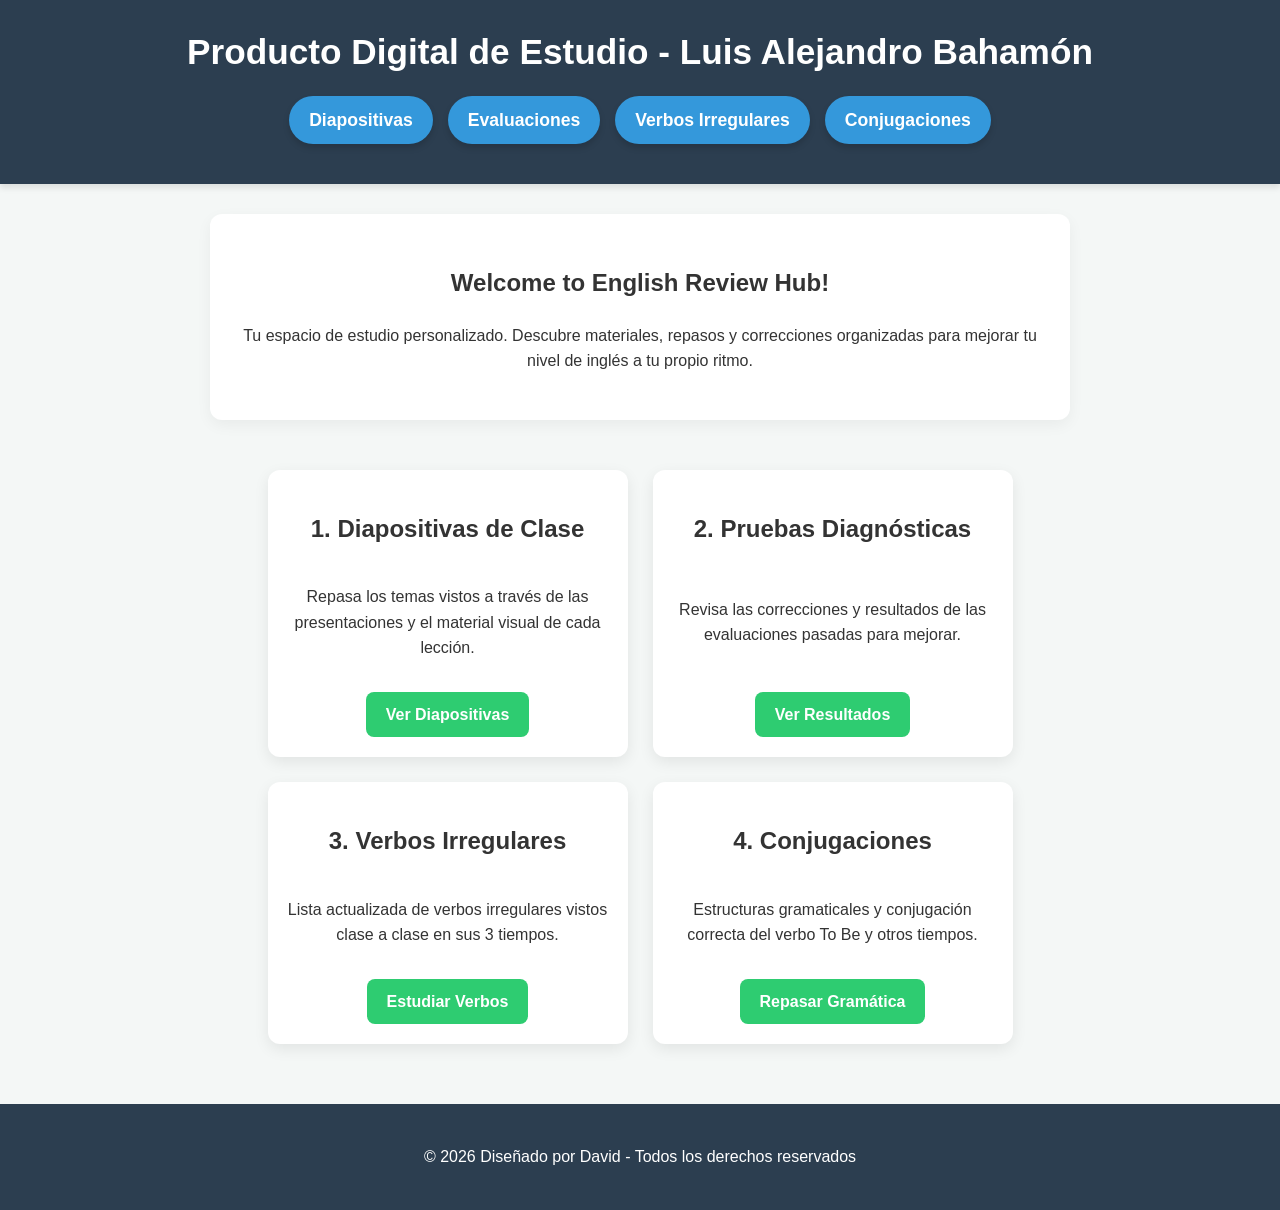
<file: index.html>
<!DOCTYPE html>
<html lang="es">
<head>
    <meta charset="UTF-8">
    <meta name="viewport" content="width=device-width, initial-scale=1.0">
    <meta name="description" content="Plataforma interactiva de repaso de inglés.">
    <title>English Review Hub - Luis Alejandro Bahamón</title>
    <link rel="stylesheet" href="css/Styles.css">
</head>
<body>

    <header>
        <h1>Producto Digital de Estudio - Luis Alejandro Bahamón</h1>
        <nav>
            <ul>
                <li><a href="./pages/diapositivas.html" class="nav-btn">Diapositivas</a></li>
                <li><a href="./pages/evaluaciones.html" class="nav-btn">Evaluaciones</a></li>
                <li><a href="./pages/verbos-irregulares.html" class="nav-btn">Verbos Irregulares</a></li>
                <li><a href="./pages/conjugaciones.html" class="nav-btn">Conjugaciones</a></li>
            </ul>
        </nav>
    </header>

    <main>
        <section class="intro-section">
            <h2>Welcome to English Review Hub!</h2>
            <p>Tu espacio de estudio personalizado. Descubre materiales, repasos y correcciones organizadas para mejorar tu nivel de inglés a tu propio ritmo.</p>
        </section>

        <section class="services-container">

            <div class="service card">
                <h2>1. Diapositivas de Clase</h2>
                <p>Repasa los temas vistos a través de las presentaciones y el material visual de cada lección.</p>
                <a href="./pages/diapositivas.html" class="action-btn">Ver Diapositivas</a>
            </div>

            <div class="service card">
                <h2>2. Pruebas Diagnósticas</h2>
                <p>Revisa las correcciones y resultados de las evaluaciones pasadas para mejorar.</p>
                <a href="./pages/evaluaciones.html" class="action-btn">Ver Resultados</a>
            </div>

            <div class="service card">
                <h2>3. Verbos Irregulares</h2>
                <p>Lista actualizada de verbos irregulares vistos clase a clase en sus 3 tiempos.</p>
                <a href="./pages/verbos-irregulares.html" class="action-btn">Estudiar Verbos</a>
            </div>

            <div class="service card">
                <h2>4. Conjugaciones</h2>
                <p>Estructuras gramaticales y conjugación correcta del verbo To Be y otros tiempos.</p>
                <a href="./pages/conjugaciones.html" class="action-btn">Repasar Gramática</a>
            </div>
        </section>
    </main>

    <footer>
        <p>&copy; 2026 Diseñado por David - Todos los derechos reservados</p>
    </footer>

    <script src="js/Interactivity.js"></script>
</body>
</html>
</file>
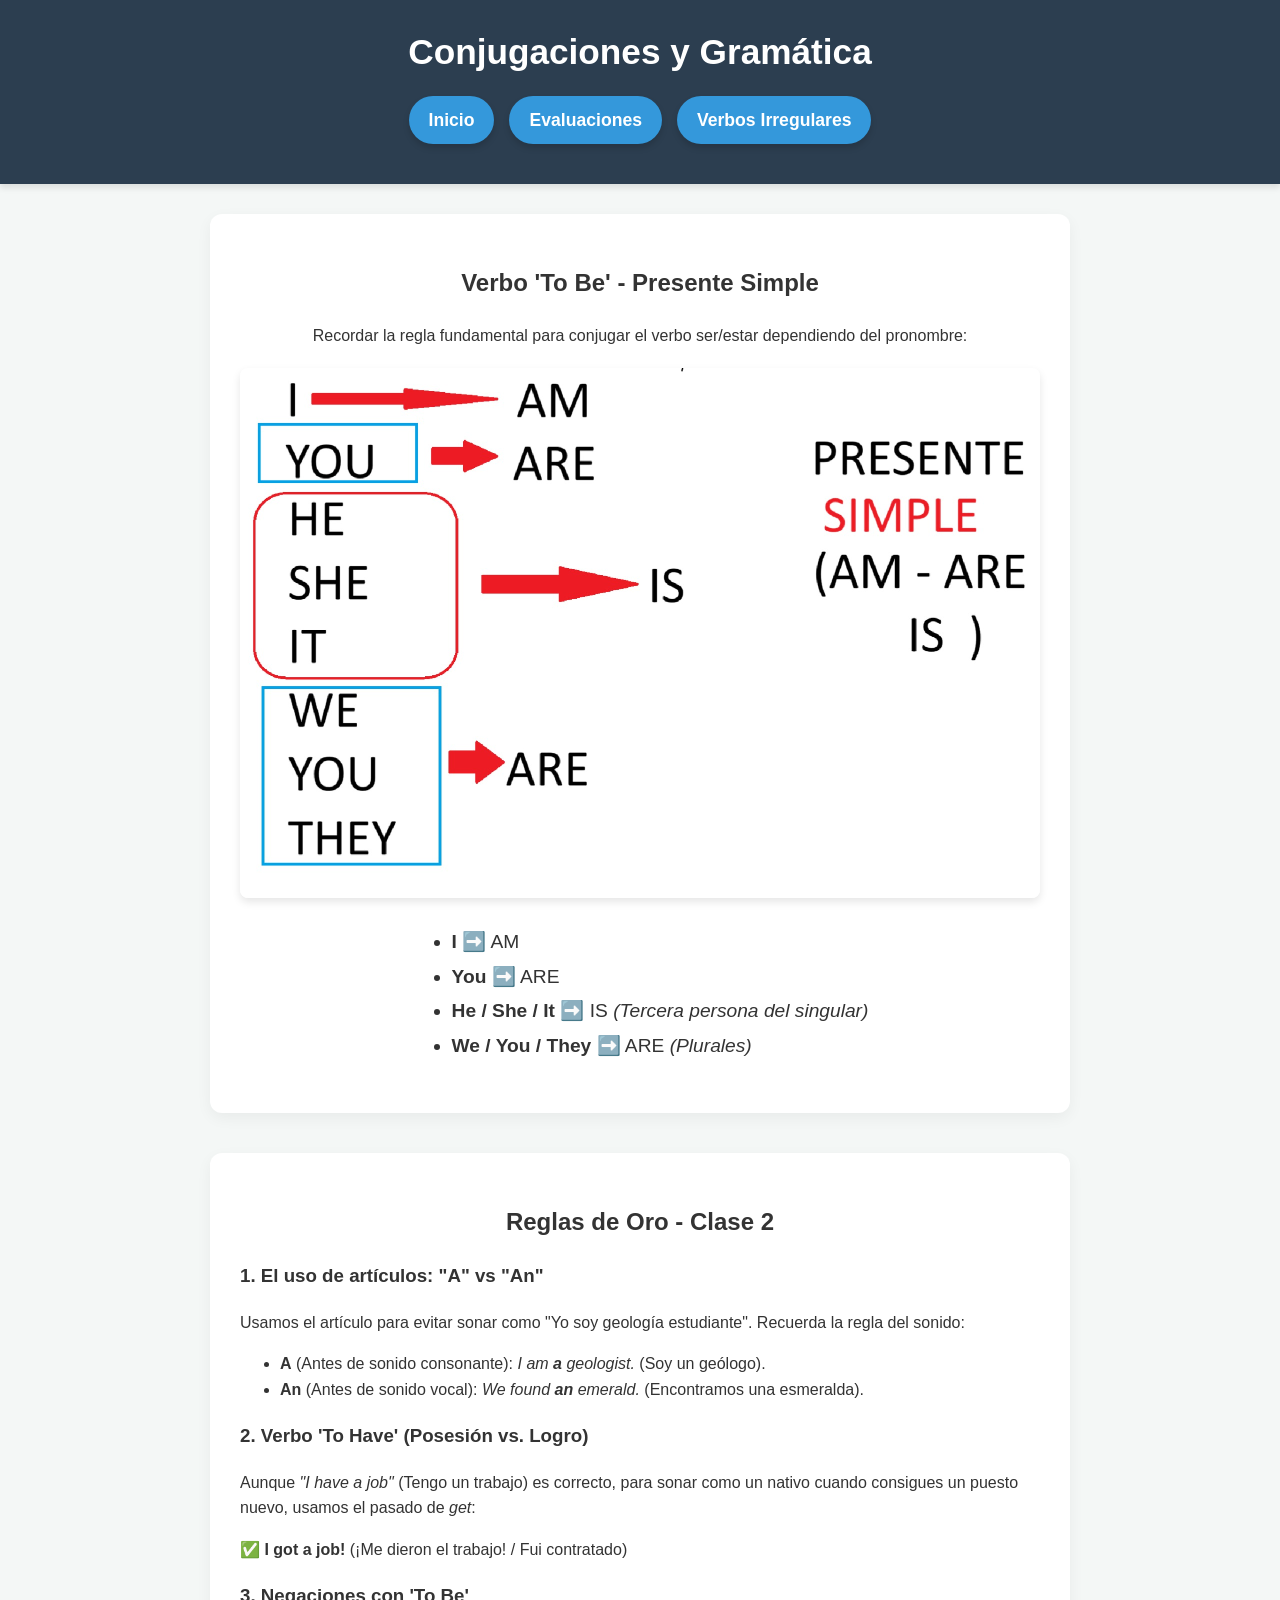
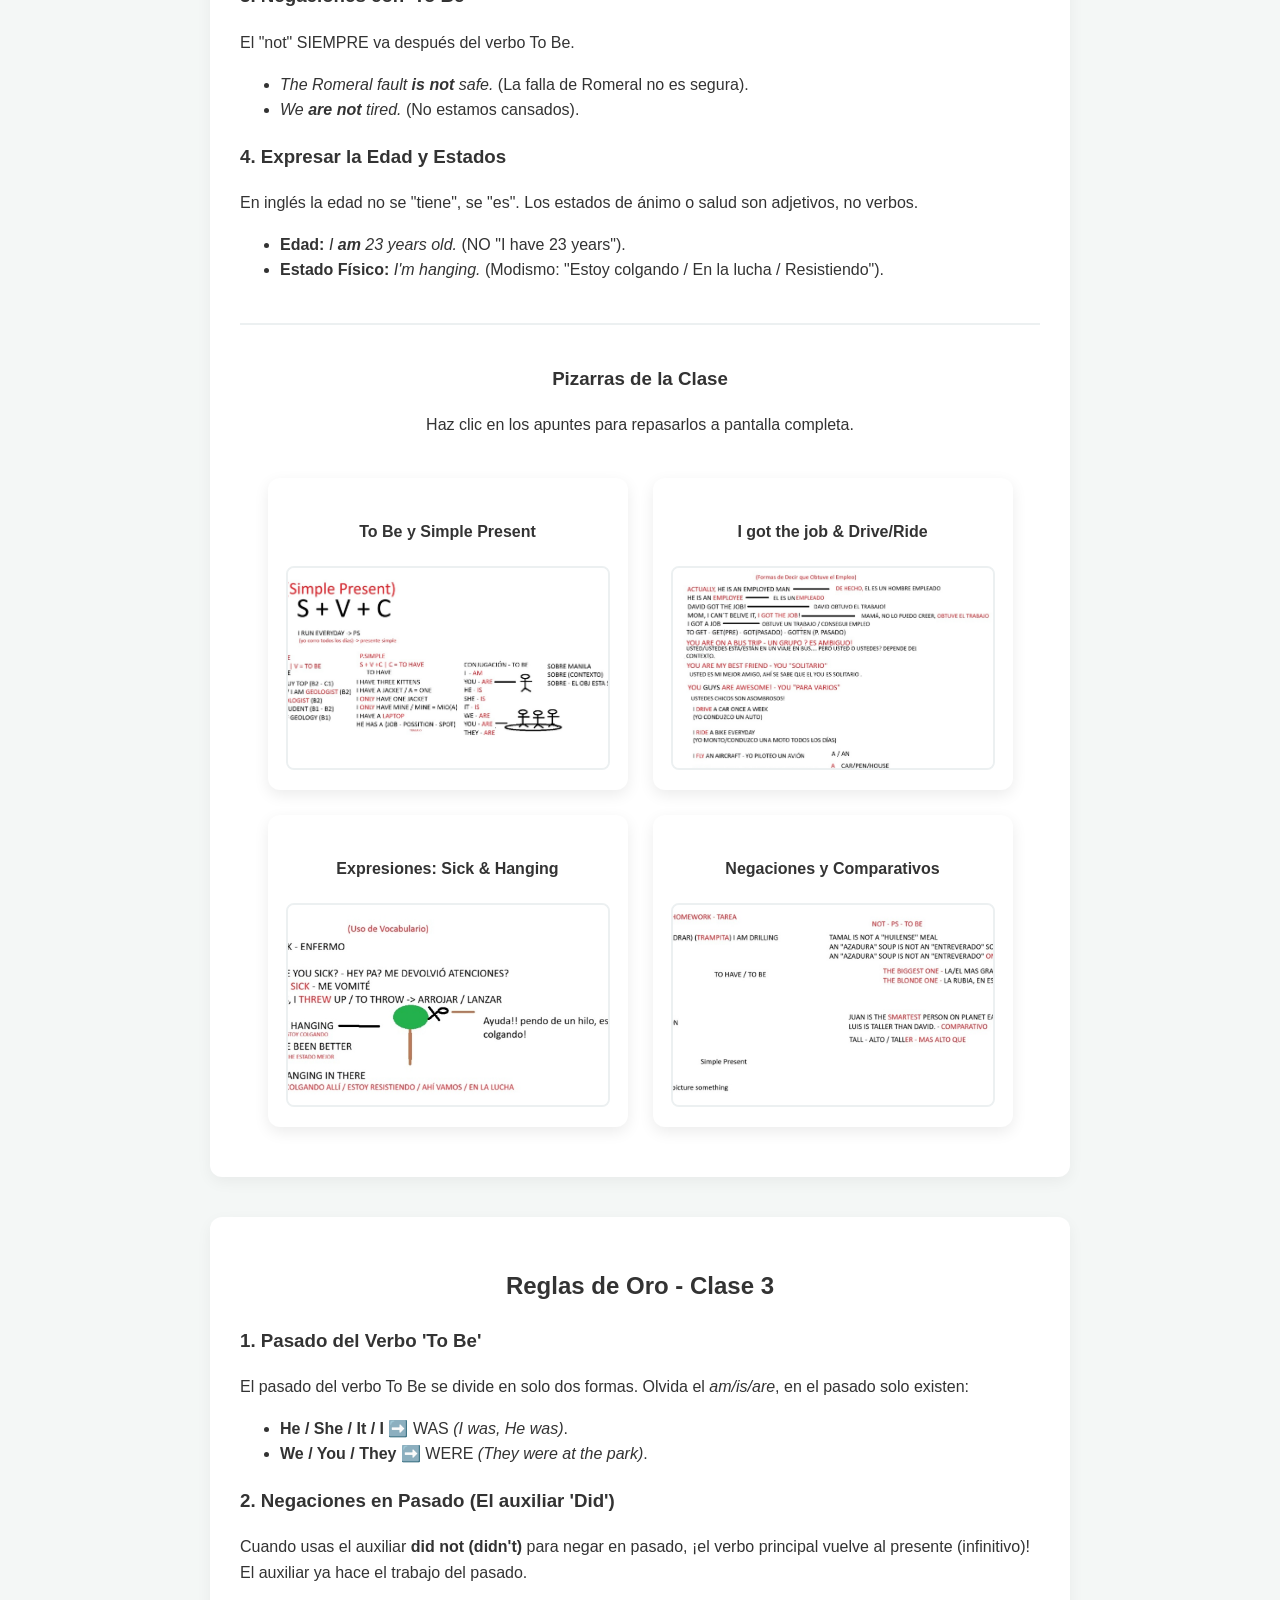
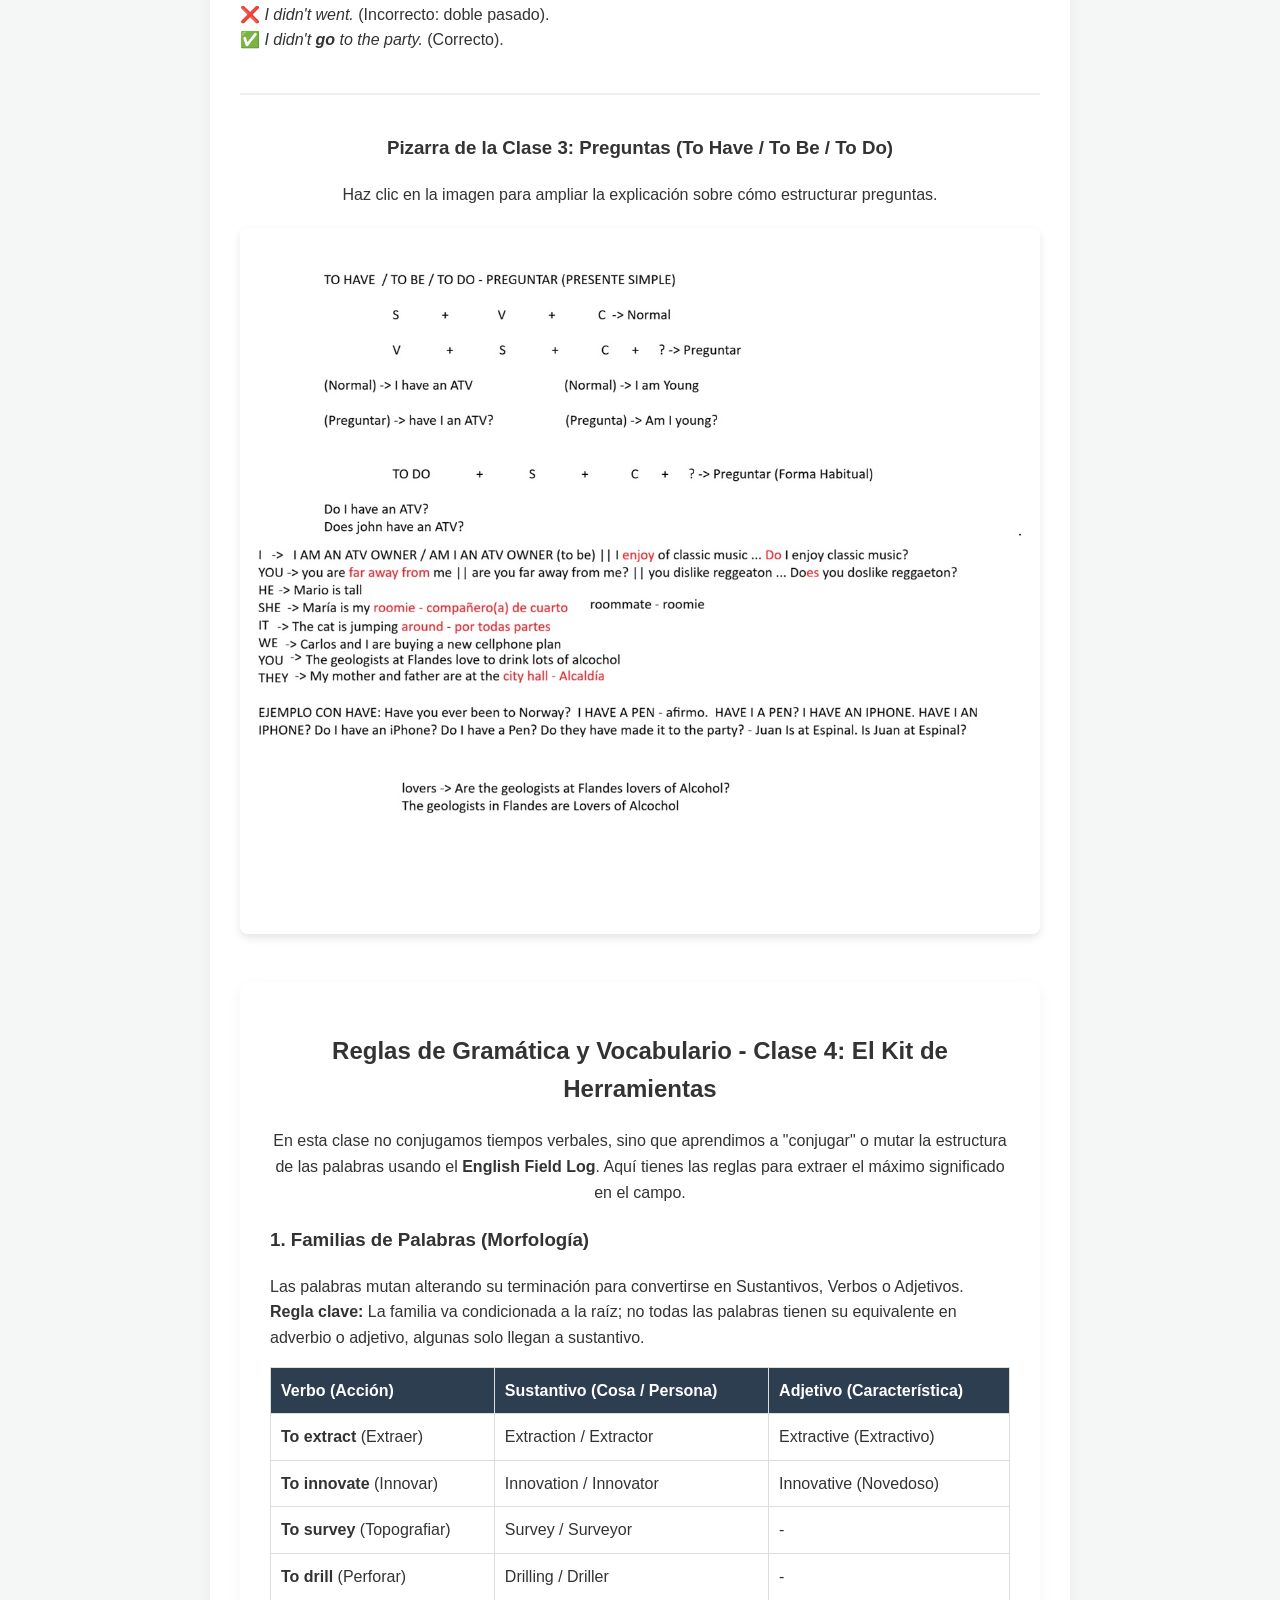
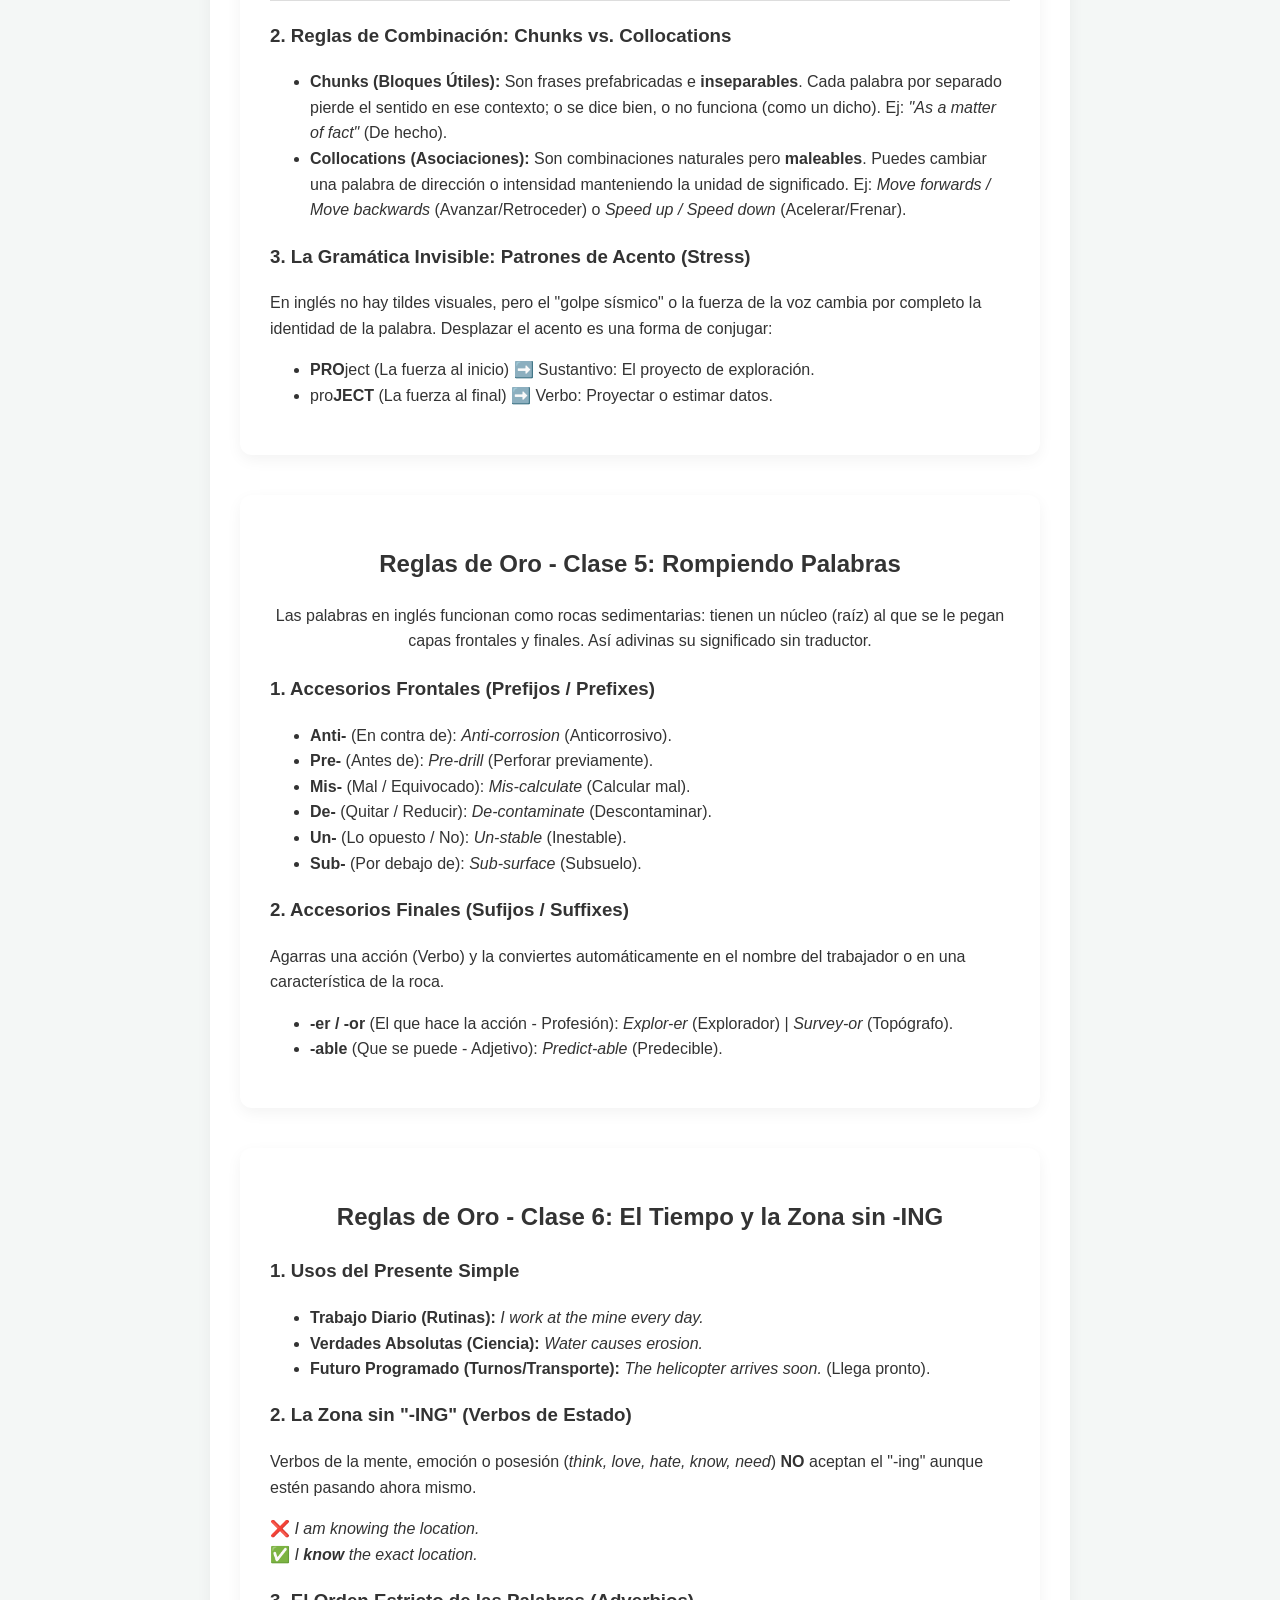
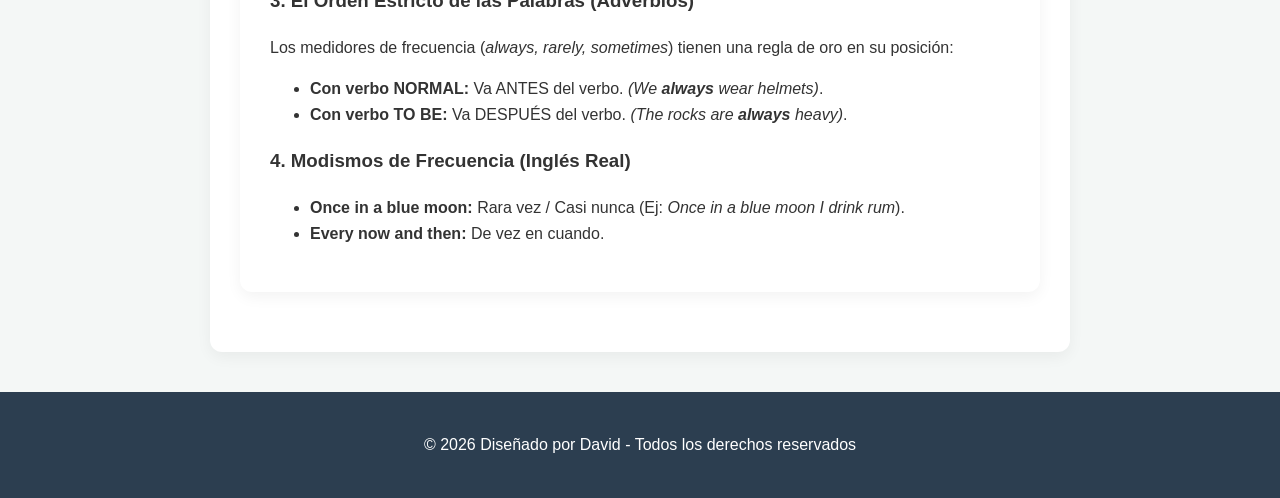
<file: pages/conjugaciones.html>
<!DOCTYPE html>
<html lang="es">
<head>
    <meta charset="UTF-8">
    <meta name="viewport" content="width=device-width, initial-scale=1.0">
    <title>Conjugaciones</title>
    <link rel="stylesheet" href="../css/Styles.css">
</head>
<body>
    <header>
        <h1>Conjugaciones y Gramática</h1>
        <nav>
            <ul>
                <li><a href="../index.html" class="nav-btn">Inicio</a></li>
                <li><a href="evaluaciones.html" class="nav-btn">Evaluaciones</a></li>
                <li><a href="verbos-irregulares.html" class="nav-btn">Verbos Irregulares</a></li>
            </ul>
        </nav>
    </header>

    <main>
        <section class="intro-section">
            <h2>Verbo 'To Be' - Presente Simple</h2>
            <p>Recordar la regla fundamental para conjugar el verbo ser/estar dependiendo del pronombre:</p>
            
            <div style="text-align: center; margin-top: 20px;">
                <img src="../images/to_be_sp.jpeg" alt="Conjugación del verbo To Be" style="max-width: 100%; border-radius: 8px; box-shadow: 0 4px 8px rgba(0,0,0,0.1);">
            </div>
            
            <ul style="margin-top: 20px; font-size: 1.2rem; line-height: 1.8; text-align: left; display: inline-block;">
                <li><strong>I</strong> ➡️ AM</li>
                <li><strong>You</strong> ➡️ ARE</li>
                <li><strong>He / She / It</strong> ➡️ IS <em>(Tercera persona del singular)</em></li>
                <li><strong>We / You / They</strong> ➡️ ARE <em>(Plurales)</em></li>
            </ul>
        </section>

        <section class="intro-section" style="margin-top: 40px;">
            <h2>Reglas de Oro - Clase 2</h2>
            
            <div style="text-align: left; margin-top: 20px;">
                <h3>1. El uso de artículos: "A" vs "An"</h3>
                <p>Usamos el artículo para evitar sonar como "Yo soy geología estudiante". Recuerda la regla del sonido:</p>
                <ul>
                    <li><strong>A</strong> (Antes de sonido consonante): <em>I am <strong>a</strong> geologist.</em> (Soy un geólogo).</li>
                    <li><strong>An</strong> (Antes de sonido vocal): <em>We found <strong>an</strong> emerald.</em> (Encontramos una esmeralda).</li>
                </ul>

                <h3>2. Verbo 'To Have' (Posesión vs. Logro)</h3>
                <p>Aunque <em>"I have a job"</em> (Tengo un trabajo) es correcto, para sonar como un nativo cuando consigues un puesto nuevo, usamos el pasado de <em>get</em>:</p>
                <ul style="list-style: none; padding: 0;">
                    <li>✅ <strong>I got a job!</strong> (¡Me dieron el trabajo! / Fui contratado)</li>
                </ul>

                <h3>3. Negaciones con 'To Be'</h3>
                <p>El "not" SIEMPRE va después del verbo To Be.</p>
                <ul>
                    <li><em>The Romeral fault <strong>is not</strong> safe.</em> (La falla de Romeral no es segura).</li>
                    <li><em>We <strong>are not</strong> tired.</em> (No estamos cansados).</li>
                </ul>

                <h3>4. Expresar la Edad y Estados</h3>
                <p>En inglés la edad no se "tiene", se "es". Los estados de ánimo o salud son adjetivos, no verbos.</p>
                <ul>
                    <li><strong>Edad:</strong> <em>I <strong>am</strong> 23 years old.</em> (NO "I have 23 years").</li>
                    <li><strong>Estado Físico:</strong> <em>I'm hanging.</em> (Modismo: "Estoy colgando / En la lucha / Resistiendo").</li>
                </ul>
            </div>

            <div style="margin-top: 40px; border-top: 2px solid #ecf0f1; padding-top: 20px;">
                <h3 style="text-align: center;">Pizarras de la Clase</h3>
                <p style="text-align: center;">Haz clic en los apuntes para repasarlos a pantalla completa.</p>
                
                <div class="clinics-container" style="margin-top: 20px;">
                    <div class="clinic" style="height: auto;">
                        <h4>To Be y Simple Present</h4>
                        <img src="../images/clase_2_simple_p_y_conjug_to_be.jpg" alt="Estructura del Presente Simple y To Be" class="gallery-img">
                    </div>
                    <div class="clinic" style="height: auto;">
                        <h4>I got the job & Drive/Ride</h4>
                        <img src="../images/clase_2_got_the_job.jpg" alt="Expresiones de empleo y transporte" class="gallery-img">
                    </div>
                    <div class="clinic" style="height: auto;">
                        <h4>Expresiones: Sick & Hanging</h4>
                        <img src="../images/clase_2_hang_in_there.jpg" alt="Modismos para estados físicos" class="gallery-img">
                    </div>
                    <div class="clinic" style="height: auto;">
                        <h4>Negaciones y Comparativos</h4>
                        <img src="../images/clase_2_hw.jpg" alt="Homework y superlativos" class="gallery-img">
                    </div>
                </div>
            </div>

        </section>

        <section class="intro-section" style="margin-top: 40px;">
            <h2>Reglas de Oro - Clase 3</h2>
            
            <div style="text-align: left; margin-top: 20px;">
                <h3>1. Pasado del Verbo 'To Be'</h3>
                <p>El pasado del verbo To Be se divide en solo dos formas. Olvida el <em>am/is/are</em>, en el pasado solo existen:</p>
                <ul>
                    <li><strong>He / She / It / I</strong> ➡️ WAS <em>(I was, He was)</em>.</li>
                    <li><strong>We / You / They</strong> ➡️ WERE <em>(They were at the park)</em>.</li>
                </ul>

                <h3>2. Negaciones en Pasado (El auxiliar 'Did')</h3>
                <p>Cuando usas el auxiliar <strong>did not (didn't)</strong> para negar en pasado, ¡el verbo principal vuelve al presente (infinitivo)! El auxiliar ya hace el trabajo del pasado.</p>
                <ul style="list-style: none; padding: 0;">
                    <li>❌ <em>I didn't went.</em> (Incorrecto: doble pasado).</li>
                    <li>✅ <em>I didn't <strong>go</strong> to the party.</em> (Correcto).</li>
                </ul>
            </div>

            <div style="margin-top: 40px; border-top: 2px solid #ecf0f1; padding-top: 20px;">
                <h3 style="text-align: center;">Pizarra de la Clase 3: Preguntas (To Have / To Be / To Do)</h3>
                <p style="text-align: center;">Haz clic en la imagen para ampliar la explicación sobre cómo estructurar preguntas.</p>
                
                <div style="text-align: center; margin-top: 20px;">
                    <img src="../images/clase_3.jpg" alt="Estructuras de preguntas con To Be, To Have y To Do" class="gallery-img" style="max-width: 100%; border-radius: 8px; box-shadow: 0 4px 8px rgba(0,0,0,0.1); cursor: zoom-in;">
                </div>
            </div>

            <section class="intro-section" style="margin-top: 40px;">
            <h2>Reglas de Gramática y Vocabulario - Clase 4: El Kit de Herramientas</h2>
            <p>En esta clase no conjugamos tiempos verbales, sino que aprendimos a "conjugar" o mutar la estructura de las palabras usando el <strong>English Field Log</strong>. Aquí tienes las reglas para extraer el máximo significado en el campo.</p>
            
            <div style="text-align: left; margin-top: 20px;">
                <h3>1. Familias de Palabras (Morfología)</h3>
                <p>Las palabras mutan alterando su terminación para convertirse en Sustantivos, Verbos o Adjetivos. <strong>Regla clave:</strong> La familia va condicionada a la raíz; no todas las palabras tienen su equivalente en adverbio o adjetivo, algunas solo llegan a sustantivo.</p>
                
                <table class="verbs-table" style="margin-top: 15px; margin-bottom: 20px; width: 100%; border-collapse: collapse;">
                    <thead>
                        <tr style="background-color: #2c3e50; color: white;">
                            <th style="padding: 10px; border: 1px solid #ddd;">Verbo (Acción)</th>
                            <th style="padding: 10px; border: 1px solid #ddd;">Sustantivo (Cosa / Persona)</th>
                            <th style="padding: 10px; border: 1px solid #ddd;">Adjetivo (Característica)</th>
                        </tr>
                    </thead>
                    <tbody>
                        <tr>
                            <td style="padding: 10px; border: 1px solid #ddd;"><strong>To extract</strong> (Extraer)</td>
                            <td style="padding: 10px; border: 1px solid #ddd;">Extraction / Extractor</td>
                            <td style="padding: 10px; border: 1px solid #ddd;">Extractive (Extractivo)</td>
                        </tr>
                        <tr>
                            <td style="padding: 10px; border: 1px solid #ddd;"><strong>To innovate</strong> (Innovar)</td>
                            <td style="padding: 10px; border: 1px solid #ddd;">Innovation / Innovator</td>
                            <td style="padding: 10px; border: 1px solid #ddd;">Innovative (Novedoso)</td>
                        </tr>
                        <tr>
                            <td style="padding: 10px; border: 1px solid #ddd;"><strong>To survey</strong> (Topografiar)</td>
                            <td style="padding: 10px; border: 1px solid #ddd;">Survey / Surveyor</td>
                            <td style="padding: 10px; border: 1px solid #ddd;">-</td>
                        </tr>
                        <tr>
                            <td style="padding: 10px; border: 1px solid #ddd;"><strong>To drill</strong> (Perforar)</td>
                            <td style="padding: 10px; border: 1px solid #ddd;">Drilling / Driller</td>
                            <td style="padding: 10px; border: 1px solid #ddd;">-</td>
                        </tr>
                    </tbody>
                </table>

                <h3>2. Reglas de Combinación: Chunks vs. Collocations</h3>
                <ul>
                    <li><strong>Chunks (Bloques Útiles):</strong> Son frases prefabricadas e <strong>inseparables</strong>. Cada palabra por separado pierde el sentido en ese contexto; o se dice bien, o no funciona (como un dicho). Ej: <em>"As a matter of fact"</em> (De hecho).</li>
                    <li><strong>Collocations (Asociaciones):</strong> Son combinaciones naturales pero <strong>maleables</strong>. Puedes cambiar una palabra de dirección o intensidad manteniendo la unidad de significado. Ej: <em>Move forwards / Move backwards</em> (Avanzar/Retroceder) o <em>Speed up / Speed down</em> (Acelerar/Frenar).</li>
                </ul>

                <h3>3. La Gramática Invisible: Patrones de Acento (Stress)</h3>
                <p>En inglés no hay tildes visuales, pero el "golpe sísmico" o la fuerza de la voz cambia por completo la identidad de la palabra. Desplazar el acento es una forma de conjugar:</p>
                <ul>
                    <li><strong>PRO</strong>ject (La fuerza al inicio) ➡️ Sustantivo: El proyecto de exploración.</li>
                    <li>pro<strong>JECT</strong> (La fuerza al final) ➡️ Verbo: Proyectar o estimar datos.</li>
                </ul>
            </div>
        </section>

            <section class="intro-section" style="margin-top: 40px;">
            <h2>Reglas de Oro - Clase 5: Rompiendo Palabras</h2>
            <p>Las palabras en inglés funcionan como rocas sedimentarias: tienen un núcleo (raíz) al que se le pegan capas frontales y finales. Así adivinas su significado sin traductor.</p>
            
            <div style="text-align: left; margin-top: 20px;">
                <h3>1. Accesorios Frontales (Prefijos / Prefixes)</h3>
                <ul>
                    <li><strong>Anti-</strong> (En contra de): <em>Anti-corrosion</em> (Anticorrosivo).</li>
                    <li><strong>Pre-</strong> (Antes de): <em>Pre-drill</em> (Perforar previamente).</li>
                    <li><strong>Mis-</strong> (Mal / Equivocado): <em>Mis-calculate</em> (Calcular mal).</li>
                    <li><strong>De-</strong> (Quitar / Reducir): <em>De-contaminate</em> (Descontaminar).</li>
                    <li><strong>Un-</strong> (Lo opuesto / No): <em>Un-stable</em> (Inestable).</li>
                    <li><strong>Sub-</strong> (Por debajo de): <em>Sub-surface</em> (Subsuelo).</li>
                </ul>

                <h3>2. Accesorios Finales (Sufijos / Suffixes)</h3>
                <p>Agarras una acción (Verbo) y la conviertes automáticamente en el nombre del trabajador o en una característica de la roca.</p>
                <ul>
                    <li><strong>-er / -or</strong> (El que hace la acción - Profesión): <em>Explor-er</em> (Explorador) | <em>Survey-or</em> (Topógrafo).</li>
                    <li><strong>-able</strong> (Que se puede - Adjetivo): <em>Predict-able</em> (Predecible).</li>
                </ul>
            </div>
        </section>

        <section class="intro-section" style="margin-top: 40px;">
            <h2>Reglas de Oro - Clase 6: El Tiempo y la Zona sin -ING</h2>
            
            <div style="text-align: left; margin-top: 20px;">
                <h3>1. Usos del Presente Simple</h3>
                <ul>
                    <li><strong>Trabajo Diario (Rutinas):</strong> <em>I work at the mine every day.</em></li>
                    <li><strong>Verdades Absolutas (Ciencia):</strong> <em>Water causes erosion.</em></li>
                    <li><strong>Futuro Programado (Turnos/Transporte):</strong> <em>The helicopter arrives soon.</em> (Llega pronto).</li>
                </ul>

                <h3>2. La Zona sin "-ING" (Verbos de Estado)</h3>
                <p>Verbos de la mente, emoción o posesión (<em>think, love, hate, know, need</em>) <strong>NO</strong> aceptan el "-ing" aunque estén pasando ahora mismo.</p>
                <ul style="list-style: none; padding: 0;">
                    <li>❌ <em>I am knowing the location.</em></li>
                    <li>✅ <em>I <strong>know</strong> the exact location.</em></li>
                </ul>

                <h3>3. El Orden Estricto de las Palabras (Adverbios)</h3>
                <p>Los medidores de frecuencia (<em>always, rarely, sometimes</em>) tienen una regla de oro en su posición:</p>
                <ul>
                    <li><strong>Con verbo NORMAL:</strong> Va ANTES del verbo. <em>(We <strong>always</strong> wear helmets)</em>.</li>
                    <li><strong>Con verbo TO BE:</strong> Va DESPUÉS del verbo. <em>(The rocks are <strong>always</strong> heavy)</em>.</li>
                </ul>
                
                <h3>4. Modismos de Frecuencia (Inglés Real)</h3>
                <ul>
                    <li><strong>Once in a blue moon:</strong> Rara vez / Casi nunca (Ej: <em>Once in a blue moon I drink rum</em>).</li>
                    <li><strong>Every now and then:</strong> De vez en cuando.</li>
                </ul>
            </div>
        </section>

        </section>

    </main>

     <div id="image-modal" class="modal">
        <span class="close-modal" aria-label="Cerrar">&times;</span>
        <button class="modal-nav-btn prev-btn" aria-label="Anterior">&#10094;</button>
        <div class="modal-content-wrapper">
            <img class="modal-content-img" id="expanded-img">
            <div id="caption"></div>
        </div>
        <button class="modal-nav-btn next-btn" aria-label="Siguiente">&#10095;</button>
    </div>

    <footer>
        <p>&copy; 2026 Diseñado por David - Todos los derechos reservados</p>
    </footer>

    <script src="../js/Interactivity.js"></script>
</body>
</html>
</file>
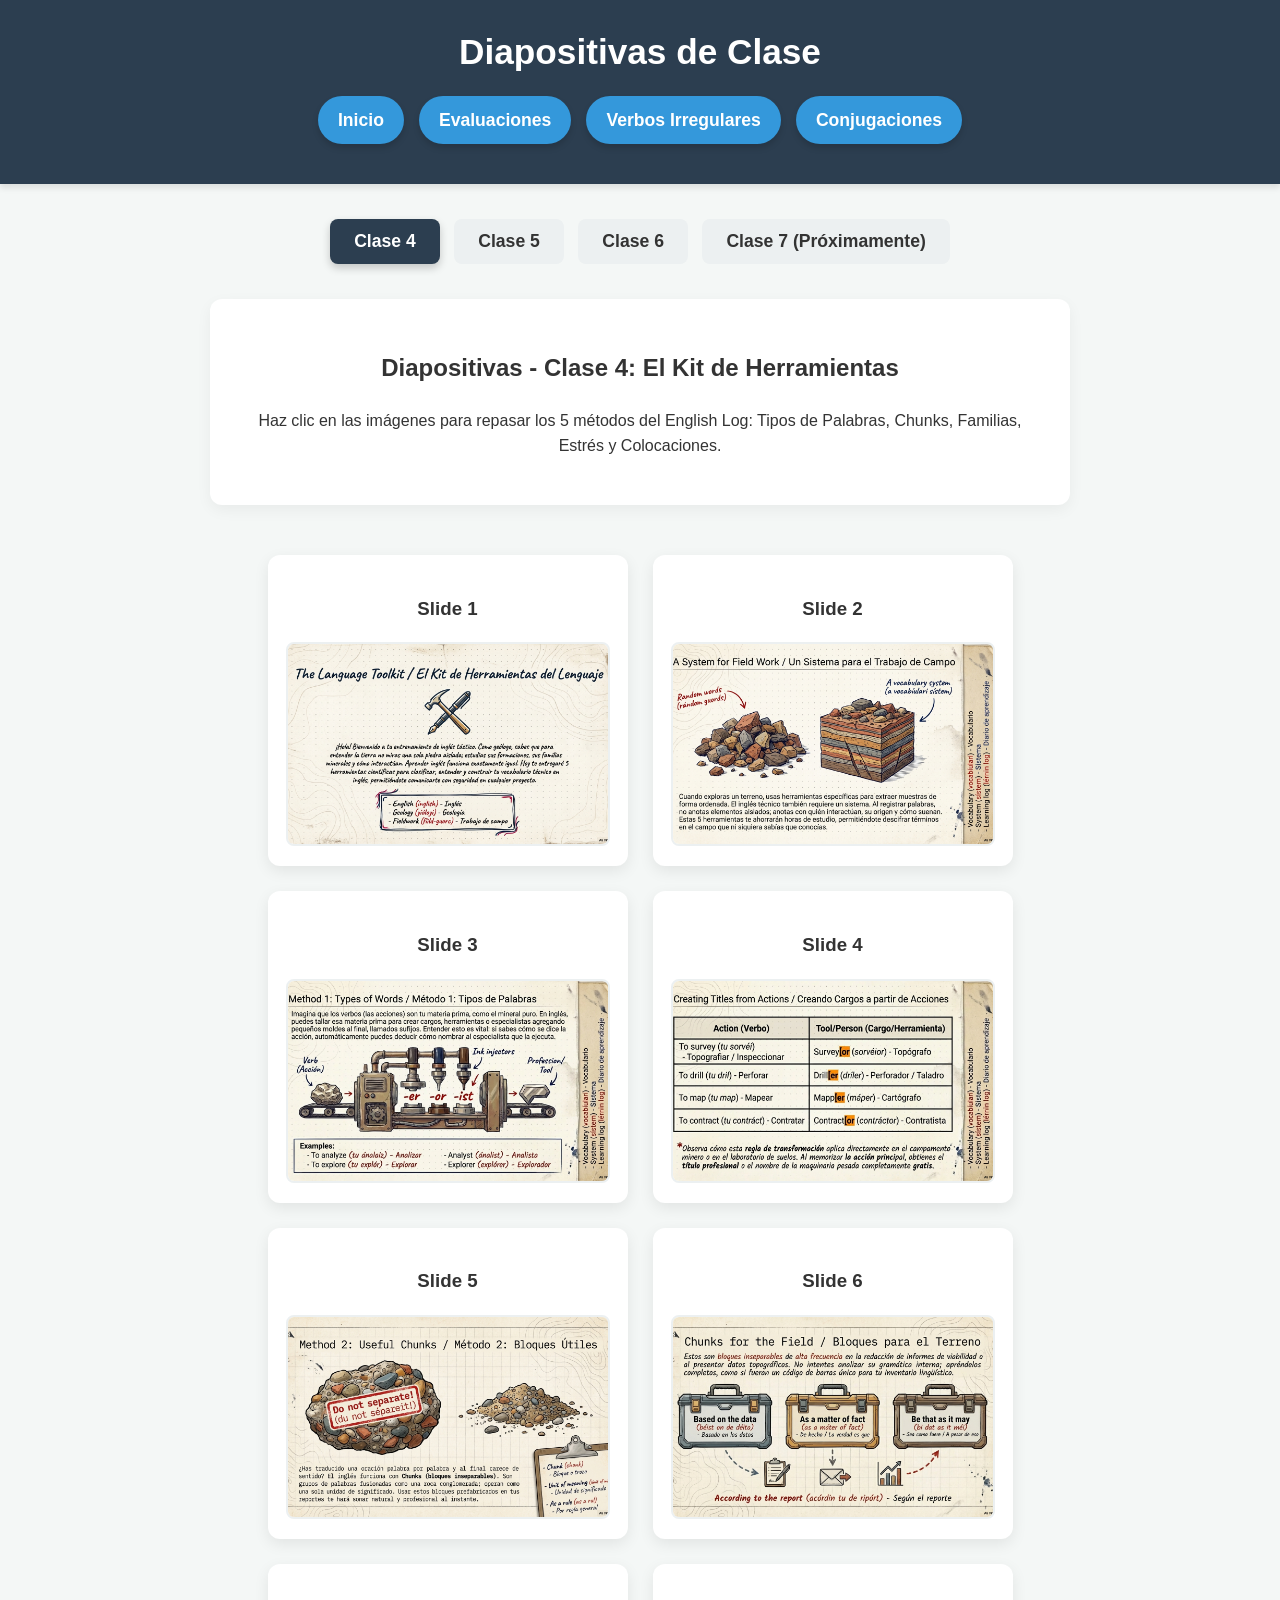
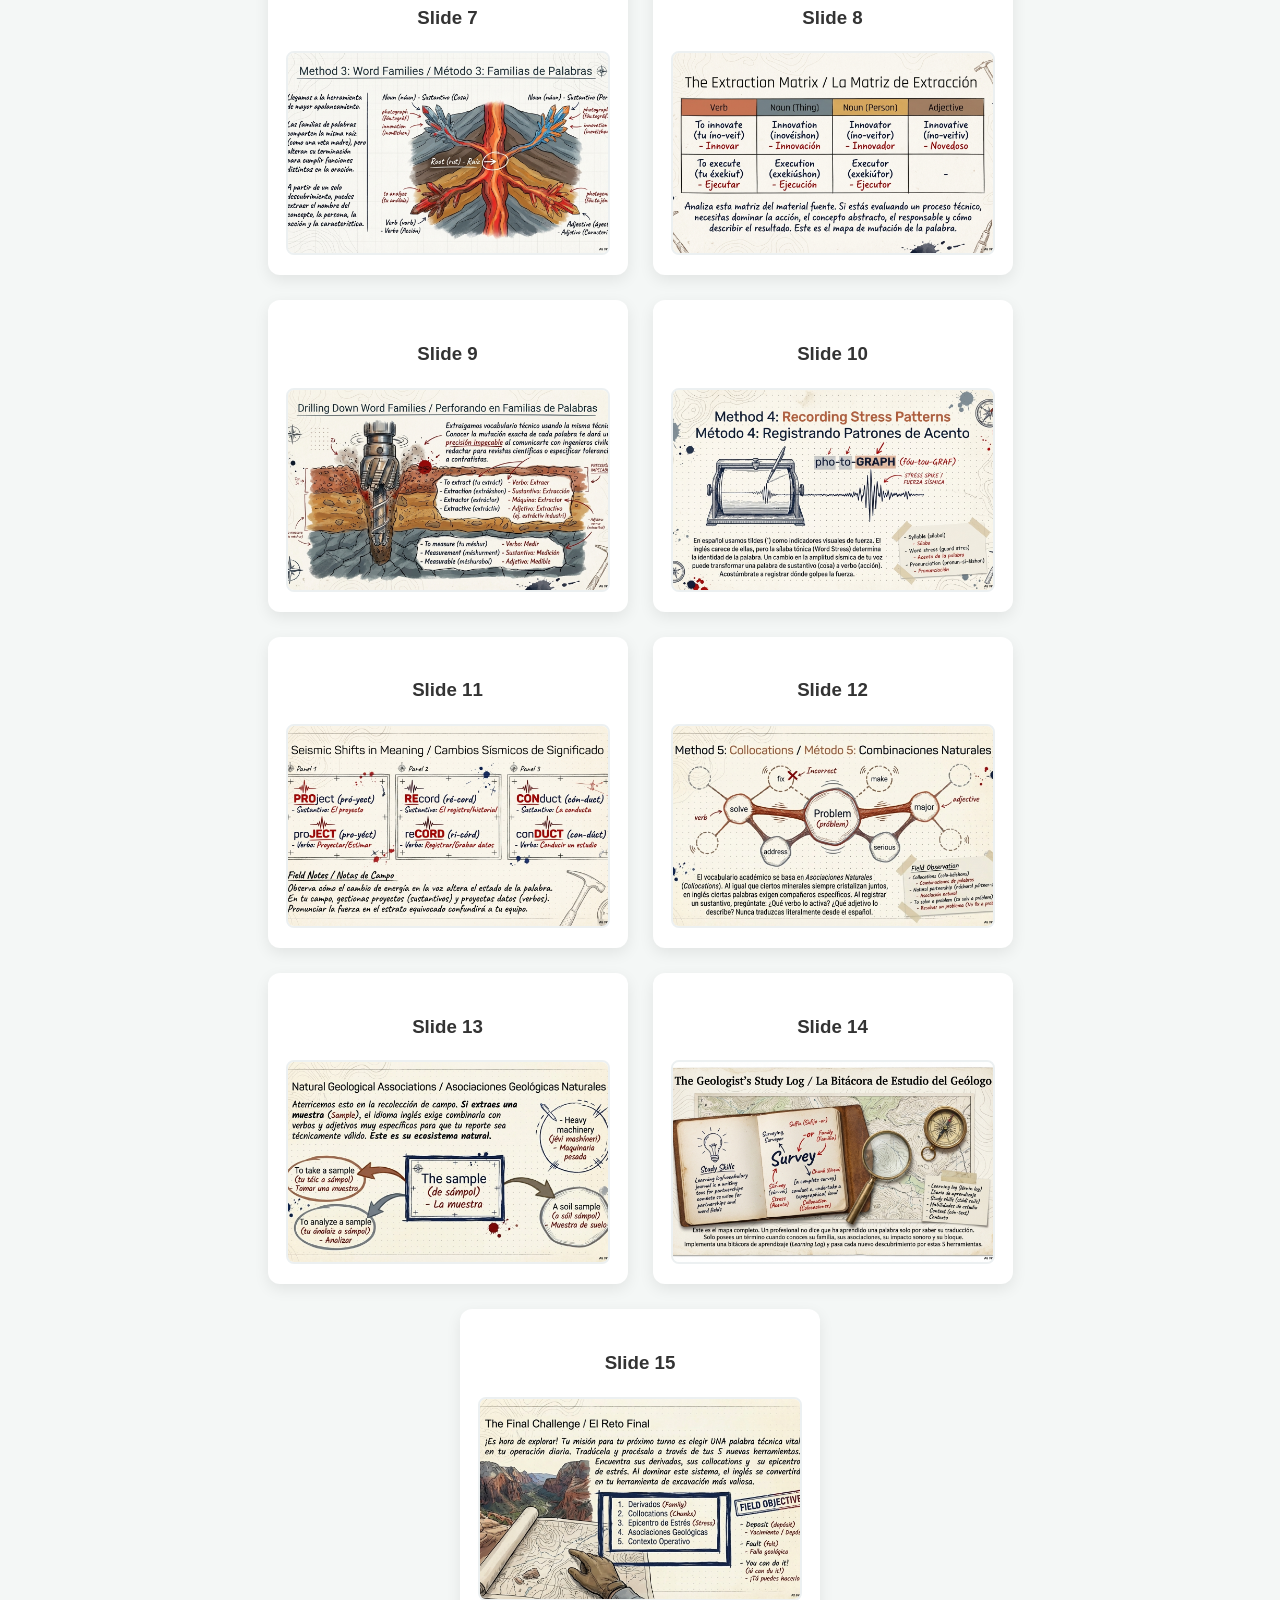
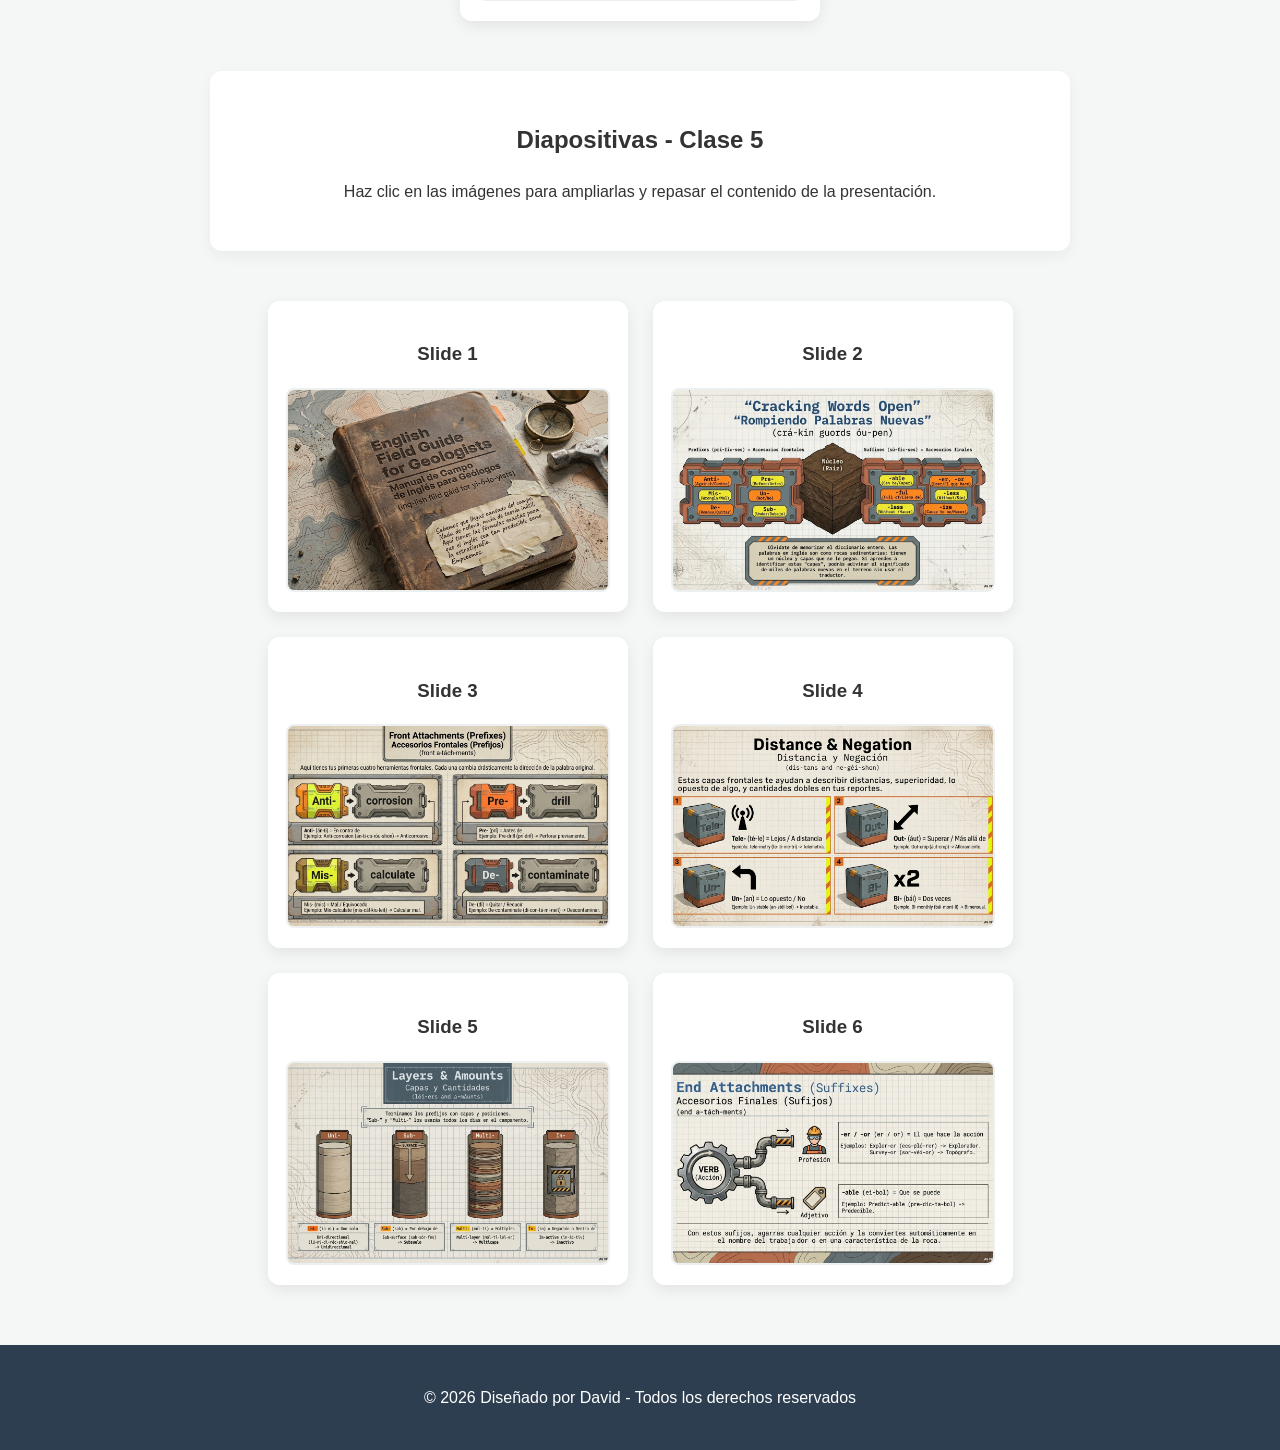
<file: pages/diapositivas.html>
<!DOCTYPE html>
<html lang="es">
<head>
    <meta charset="UTF-8">
    <meta name="viewport" content="width=device-width, initial-scale=1.0">
    <title>Diapositivas de Clase</title>
    <link rel="stylesheet" href="../css/Styles.css">
</head>
<body>
    <header>
        <h1>Diapositivas de Clase</h1>
        <nav>
            <ul>
                <li><a href="../index.html" class="nav-btn">Inicio</a></li>
                <li><a href="evaluaciones.html" class="nav-btn">Evaluaciones</a></li>
                <li><a href="verbos-irregulares.html" class="nav-btn">Verbos Irregulares</a></li>
                <li><a href="conjugaciones.html" class="nav-btn">Conjugaciones</a></li>
            </ul>
        </nav>
    </header>

    <main>
<section class="class-selector">
            <button class="tab-btn active" data-target="slide-clase-4">Clase 4</button>
            <button class="tab-btn" data-target="slide-clase-5">Clase 5</button>
            <button class="tab-btn" data-target="slide-clase-6">Clase 6 </button>
            <button class="tab-btn" data-target="slide-clase-7">Clase 7 (Próximamente) </button>
        </section>
        
        <div id="slide-clase-4" class="class-content active">
            <section class="intro-section">
                <h2>Diapositivas - Clase 4: El Kit de Herramientas</h2>
                <p>Haz clic en las imágenes para repasar los 5 métodos del English Log: Tipos de Palabras, Chunks, Familias, Estrés y Colocaciones.</p>
            </section>

            <section class="clinics-container">
                <div class="clinic" style="height: auto;">
                    <h3>Slide 1</h3>
                    <img src="../images/c4/diapositivas/c4_1.png" alt="Diapositiva 1 - Clase 4" class="gallery-img">
                </div>
                <div class="clinic" style="height: auto;">
                    <h3>Slide 2</h3>
                    <img src="../images/c4/diapositivas/c4_2.png" alt="Diapositiva 2 - Clase 4" class="gallery-img">
                </div>
                <div class="clinic" style="height: auto;">
                    <h3>Slide 3</h3>
                    <img src="../images/c4/diapositivas/c4_3.png" alt="Diapositiva 3 - Clase 4" class="gallery-img">
                </div>
                <div class="clinic" style="height: auto;">
                    <h3>Slide 4</h3>
                    <img src="../images/c4/diapositivas/c4_4.png" alt="Diapositiva 4 - Clase 4" class="gallery-img">
                </div>
                <div class="clinic" style="height: auto;">
                    <h3>Slide 5</h3>
                    <img src="../images/c4/diapositivas/c4_5.png" alt="Diapositiva 5 - Clase 4" class="gallery-img">
                </div>
                <div class="clinic" style="height: auto;">
                    <h3>Slide 6</h3>
                    <img src="../images/c4/diapositivas/c4_6.png" alt="Diapositiva 6 - Clase 4" class="gallery-img">
                </div>
                <div class="clinic" style="height: auto;">
                    <h3>Slide 7</h3>
                    <img src="../images/c4/diapositivas/c4_7.png" alt="Diapositiva 7 - Clase 4" class="gallery-img">
                </div>
                <div class="clinic" style="height: auto;">
                    <h3>Slide 8</h3>
                    <img src="../images/c4/diapositivas/c4_8.png" alt="Diapositiva 8 - Clase 4" class="gallery-img">
                </div>
                <div class="clinic" style="height: auto;">
                    <h3>Slide 9</h3>
                    <img src="../images/c4/diapositivas/c4_9.png" alt="Diapositiva 9 - Clase 4" class="gallery-img">
                </div>
                <div class="clinic" style="height: auto;">
                    <h3>Slide 10</h3>
                    <img src="../images/c4/diapositivas/c4_10.png" alt="Diapositiva 10 - Clase 4" class="gallery-img">
                </div>
                <div class="clinic" style="height: auto;">
                    <h3>Slide 11</h3>
                    <img src="../images/c4/diapositivas/c4_11.png" alt="Diapositiva 11 - Clase 4" class="gallery-img">
                </div>
                <div class="clinic" style="height: auto;">
                    <h3>Slide 12</h3>
                    <img src="../images/c4/diapositivas/c4_12.png" alt="Diapositiva 12 - Clase 4" class="gallery-img">
                </div>
                <div class="clinic" style="height: auto;">
                    <h3>Slide 13</h3>
                    <img src="../images/c4/diapositivas/c4_13.png" alt="Diapositiva 13 - Clase 4" class="gallery-img">
                </div>
                <div class="clinic" style="height: auto;">
                    <h3>Slide 14</h3>
                    <img src="../images/c4/diapositivas/c4_14.png" alt="Diapositiva 14 - Clase 4" class="gallery-img">
                </div>
                <div class="clinic" style="height: auto;">
                    <h3>Slide 15</h3>
                    <img src="../images/c4/diapositivas/c4_15.png" alt="Diapositiva 15 - Clase 4" class="gallery-img">
                </div>
            </section>
        </div>


        <div id="slide-clase-5" class="class-content active">
            <section class="intro-section">
                <h2>Diapositivas - Clase 5</h2>
                <p>Haz clic en las imágenes para ampliarlas y repasar el contenido de la presentación.</p>
            </section>

            <section class="clinics-container">
                <div class="clinic" style="height: auto;">
                    <h3>Slide 1</h3>
                    <img src="../images/c5/diapositivas/c5_1.png" alt="Diapositiva 1 - Clase 5" class="gallery-img">
                </div>
                <div class="clinic" style="height: auto;">
                    <h3>Slide 2</h3>
                    <img src="../images/c5/diapositivas/c5_2.png" alt="Diapositiva 2 - Clase 5" class="gallery-img">
                </div>
                <div class="clinic" style="height: auto;">
                    <h3>Slide 3</h3>
                    <img src="../images/c5/diapositivas/c5_3.png" alt="Diapositiva 3 - Clase 5" class="gallery-img">
                </div>
                <div class="clinic" style="height: auto;">
                    <h3>Slide 4</h3>
                    <img src="../images/c5/diapositivas/c5_4.png" alt="Diapositiva 4 - Clase 5" class="gallery-img">
                </div>
                <div class="clinic" style="height: auto;">
                    <h3>Slide 5</h3>
                    <img src="../images/c5/diapositivas/c5_5.png" alt="Diapositiva 5 - Clase 5" class="gallery-img">
                </div>
                <div class="clinic" style="height: auto;">
                    <h3>Slide 6</h3>
                    <img src="../images/c5/diapositivas/c5_6.png" alt="Diapositiva 6 - Clase 5" class="gallery-img">
                </div>
            </section>
        </div>
         
        <div id="slide-clase-6" class="class-content">
            <section class="intro-section">
                <h2>Diapositivas - Clase 6</h2>
                <p>Haz clic en las imágenes para repasar las reglas del Presente Simple, Adverbios y la Zona sin -ING.</p>
            </section>

            <section class="clinics-container">
                <div class="clinic" style="height: auto;">
                    <h3>Slide 1</h3>
                    <img src="../images/c6/diapositivas/c6_1.png" alt="Presente Simple Fórmula" class="gallery-img">
                </div>
                <div class="clinic" style="height: auto;">
                    <h3>Slide 2</h3>
                    <img src="../images/c6/diapositivas/c6_2.png" alt="Regla Tercera Persona" class="gallery-img">
                </div>
                <div class="clinic" style="height: auto;">
                    <h3>Slide 3</h3>
                    <img src="../images/c6/diapositivas/c6_3.png" alt="Trabajo de Campo Diario" class="gallery-img">
                </div>
                <div class="clinic" style="height: auto;">
                    <h3>Slide 4</h3>
                    <img src="../images/c6/diapositivas/c6_4.png" alt="Verdades Absolutas" class="gallery-img">
                </div>
                <div class="clinic" style="height: auto;">
                    <h3>Slide 5</h3>
                    <img src="../images/c6/diapositivas/c6_5.png" alt="Zona sin ING" class="gallery-img">
                </div>
                <div class="clinic" style="height: auto;">
                    <h3>Slide 6</h3>
                    <img src="../images/c6/diapositivas/c6_6.png" alt="Turnos y Transportes" class="gallery-img">
                </div>
                <div class="clinic" style="height: auto;">
                    <h3>Slide 7</h3>
                    <img src="../images/c6/diapositivas/c6_7.png" alt="Midiendo el Tiempo" class="gallery-img">
                </div>
                <div class="clinic" style="height: auto;">
                    <h3>Slide 8</h3>
                    <img src="../images/c6/diapositivas/c6_8.png" alt="Orden de las Palabras" class="gallery-img">
                </div>
                <div class="clinic" style="height: auto;">
                    <h3>Slide 9</h3>
                    <img src="../images/c6/diapositivas/c6_9.png" alt="Resumen de Fin de Turno" class="gallery-img">
                </div>
            </section>


       </div>  <div id="slide-clase-7" class="class-content">
            <section class="intro-section">
                <h2>Diapositivas - Clase 7</h2>
                <p>Aún no hay diapositivas para esta clase.</p>
            </section>
        </div>

    </main>

    <div id="image-modal" class="modal">
        <span class="close-modal" aria-label="Cerrar">&times;</span>
        <button class="modal-nav-btn prev-btn" aria-label="Anterior">&#10094;</button>
        <div class="modal-content-wrapper">
            <img class="modal-content-img" id="expanded-img">
            <div id="caption"></div>
        </div>
        <button class="modal-nav-btn next-btn" aria-label="Siguiente">&#10095;</button>
    </div>

    <footer>
        <p>&copy; 2026 Diseñado por David - Todos los derechos reservados</p>
    </footer>

    <script src="../js/Interactivity.js"></script>
</body>
</html>
</file>
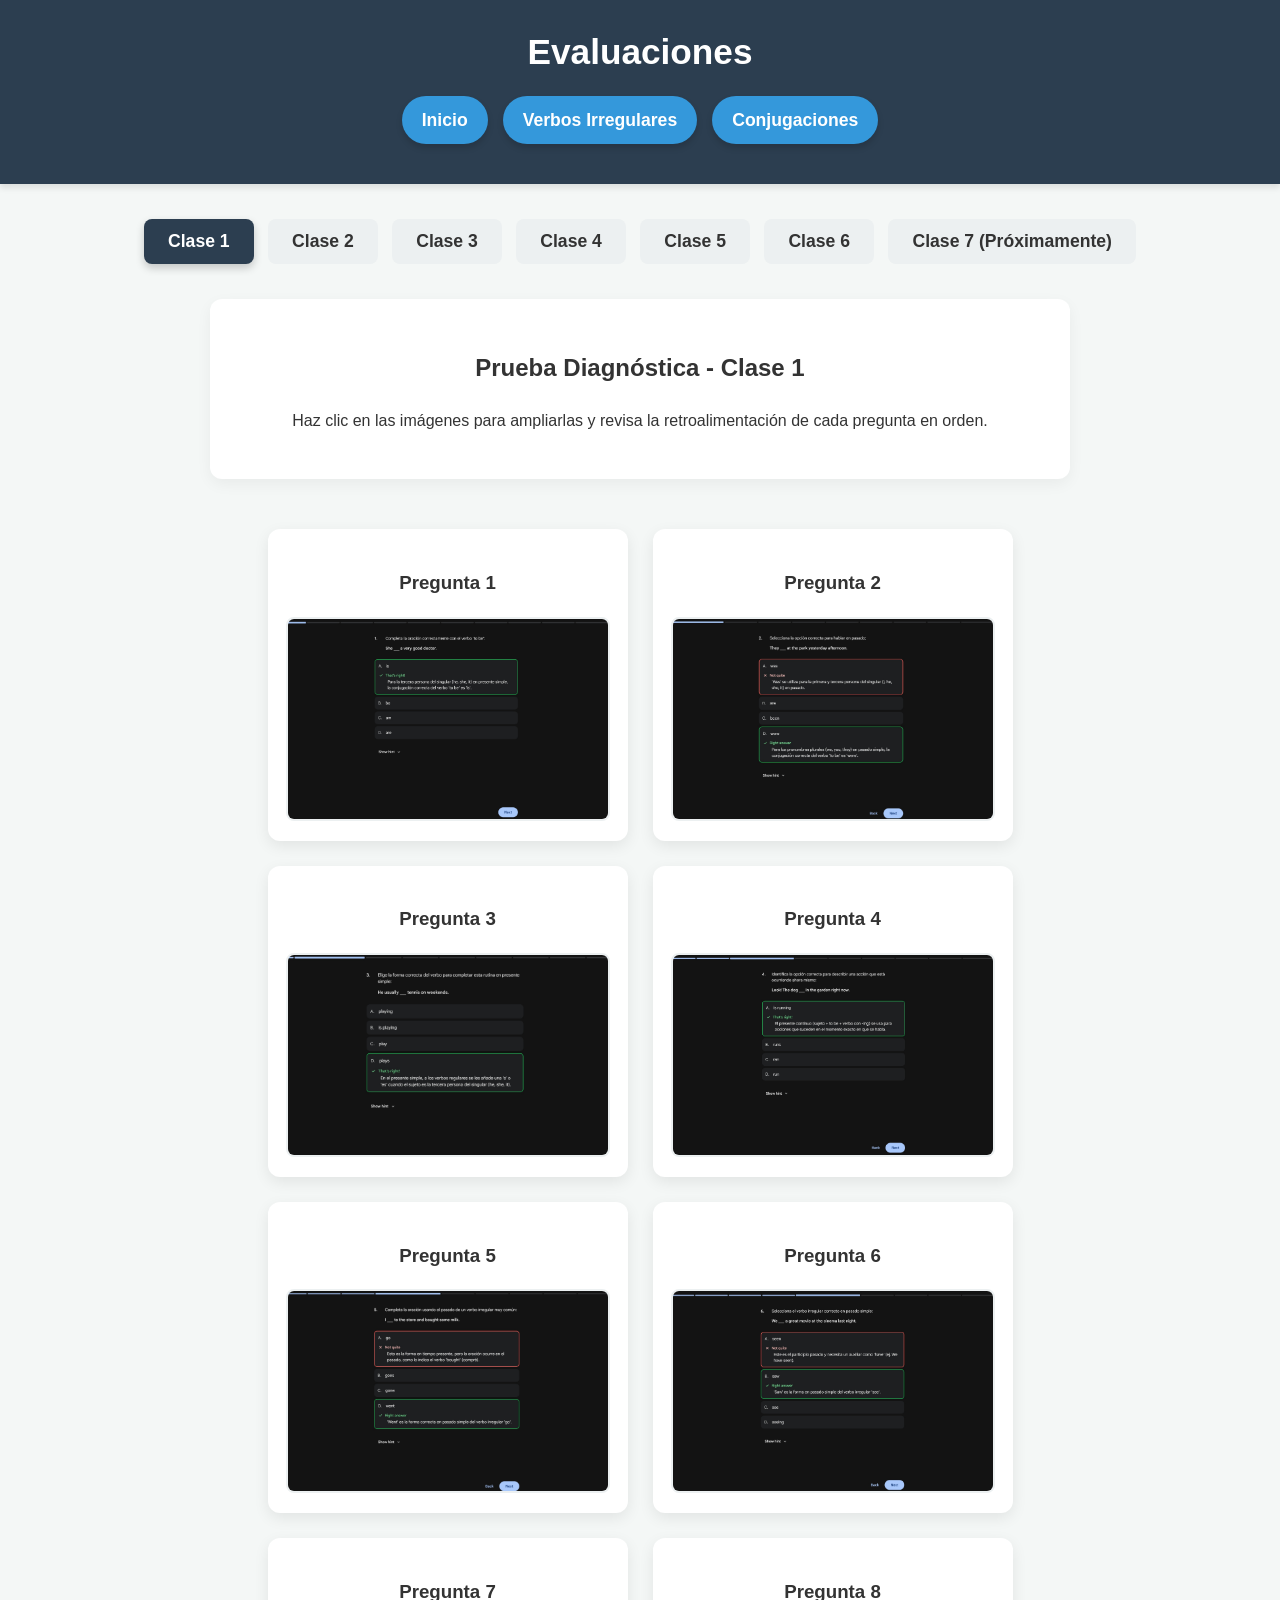
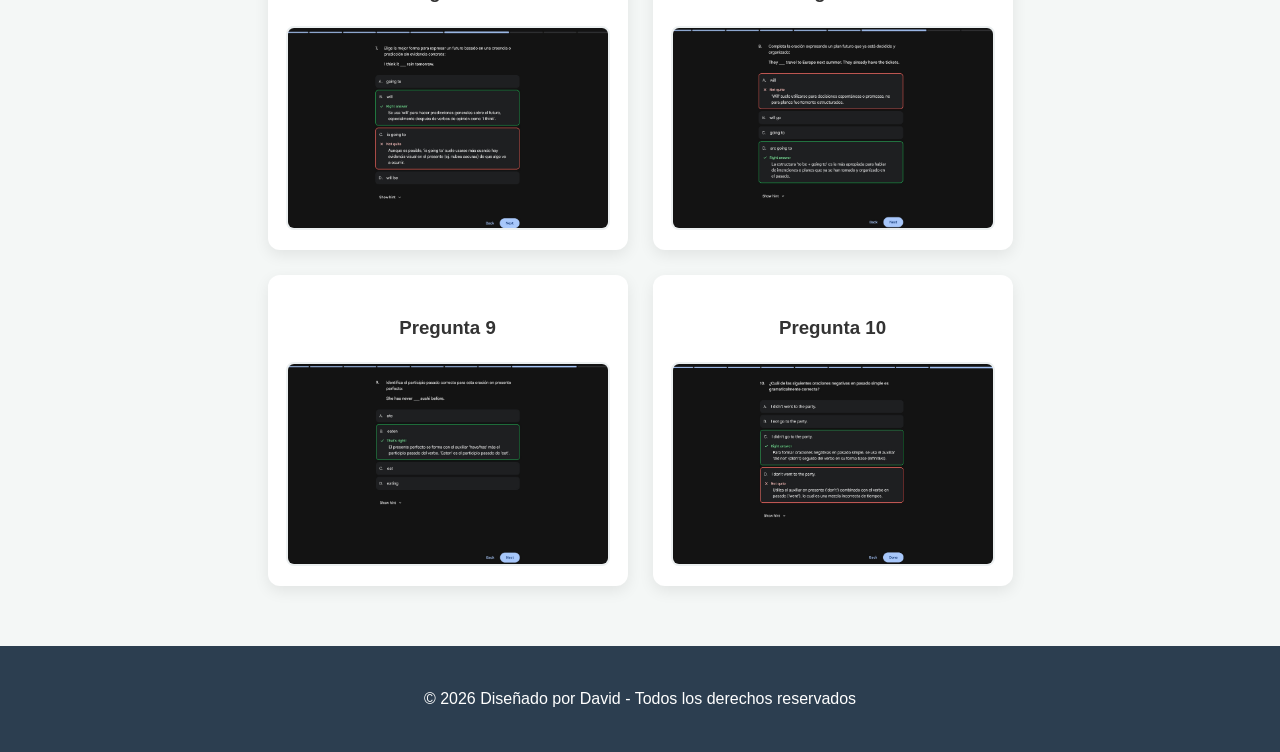
<file: pages/evaluaciones.html>
<!DOCTYPE html>
<html lang="es">
<head>
    <meta charset="UTF-8">
    <meta name="viewport" content="width=device-width, initial-scale=1.0">
    <title>Resultados de Pruebas</title>
    <link rel="stylesheet" href="../css/Styles.css">
</head>
<body>
    <header>
        <h1>Evaluaciones</h1>
        <nav>
            <ul>
                <li><a href="../index.html" class="nav-btn">Inicio</a></li>
                <li><a href="verbos-irregulares.html" class="nav-btn">Verbos Irregulares</a></li>
                <li><a href="conjugaciones.html" class="nav-btn">Conjugaciones</a></li>
            </ul>
        </nav>
    </header>

    <main>
        <section class="class-selector">
            <button class="tab-btn active" data-target="clase-1">Clase 1</button>
            <button class="tab-btn" data-target="clase-2">Clase 2</button>
            <button class="tab-btn" data-target="clase-3">Clase 3</button>
            <button class="tab-btn" data-target="clase-4">Clase 4</button>
            <button class="tab-btn" data-target="clase-5">Clase 5</button>
            <button class="tab-btn" data-target="clase-6">Clase 6</button>
            <button class="tab-btn" data-target="clase-7">Clase 7 (Próximamente)</button>
        </section>

        <div id="clase-1" class="class-content active">
            <section class="intro-section">
                <h2>Prueba Diagnóstica - Clase 1</h2>
                <p>Haz clic en las imágenes para ampliarlas y revisa la retroalimentación de cada pregunta en orden.</p>
            </section>

            <section class="clinics-container">
                <div class="clinic">
                    <h3>Pregunta 1</h3>
                    <img src="../images/q1.jpg" alt="Pregunta 1 - Verbo to be" class="gallery-img">
                </div>
                <div class="clinic">
                    <h3>Pregunta 2</h3>
                    <img src="../images/q2.jpg" alt="Pregunta 2 - Pasado verbo to be" class="gallery-img">
                </div>
                <div class="clinic">
                    <h3>Pregunta 3</h3>
                    <img src="../images/q3.jpg" alt="Pregunta 3 - Presente simple rutinas" class="gallery-img">
                </div>
                <div class="clinic">
                    <h3>Pregunta 4</h3>
                    <img src="../images/q4.jpg" alt="Pregunta 4 - Presente continuo" class="gallery-img">
                </div>
                <div class="clinic">
                    <h3>Pregunta 5</h3>
                    <img src="../images/q5.jpg" alt="Pregunta 5 - Verbo irregular Go" class="gallery-img">
                </div>
                <div class="clinic">
                    <h3>Pregunta 6</h3>
                    <img src="../images/q6.jpg" alt="Pregunta 6 - Verbo irregular See" class="gallery-img">
                </div>
                <div class="clinic">
                    <h3>Pregunta 7</h3>
                    <img src="../images/q7.jpg" alt="Pregunta 7 - Futuro con will" class="gallery-img">
                </div>
                <div class="clinic">
                    <h3>Pregunta 8</h3>
                    <img src="../images/q8.jpg" alt="Pregunta 8 - Futuro con going to" class="gallery-img">
                </div>
                <div class="clinic">
                    <h3>Pregunta 9</h3>
                    <img src="../images/q9.jpg" alt="Pregunta 9 - Presente perfecto" class="gallery-img">
                </div>
                <div class="clinic">
                    <h3>Pregunta 10</h3>
                    <img src="../images/q10.jpg" alt="Pregunta 10 - Pasado simple negativo" class="gallery-img">
                </div>
            </section>
        </div>

       <div id="clase-2" class="class-content">
            <section class="intro-section">
                <h2>Práctica: Geología en Campo</h2>
                <p>Aplica lo aprendido en la Clase 2. Selecciona la respuesta correcta para cada situación geológica.</p>
                
                <div class="quiz-container" style="text-align: left; margin-top: 20px;">
                    <div class="quiz-question">
                        <p><strong>1. Estás describiendo tu perfil profesional. ¿Cuál es la forma correcta?</strong></p>
                        <label><input type="radio" name="q1" value="wrong"> I am geology student.</label><br>
                        <label><input type="radio" name="q1" value="correct"> I am a geology student.</label><br>
                        <label><input type="radio" name="q1" value="wrong"> I have 23 years and I am geologist.</label>
                    </div>

                    <div class="quiz-question" style="margin-top: 20px;">
                        <p><strong>2. Encuentras una gema en la mina de Muzo, Boyacá. Le dices a tu jefe: "I found ___ emerald!"</strong></p>
                        <label><input type="radio" name="q2" value="wrong"> a</label><br>
                        <label><input type="radio" name="q2" value="correct"> an</label><br>
                        <label><input type="radio" name="q2" value="wrong"> the one</label>
                    </div>

                    <div class="quiz-question" style="margin-top: 20px;">
                        <p><strong>3. Tienes que ir a revisar una falla geológica y te subes a una cuatrimoto (ATV). ¿Qué verbo usas?</strong></p>
                        <label><input type="radio" name="q3" value="wrong"> I drive the ATV.</label><br>
                        <label><input type="radio" name="q3" value="correct"> I ride the ATV.</label><br>
                        <label><input type="radio" name="q3" value="wrong"> I play the ATV.</label>
                    </div>

                    <div class="quiz-question" style="margin-top: 20px;">
                        <p><strong>4. Quieres advertir que el suelo en una excavación NO es estable.</strong></p>
                        <label><input type="radio" name="q4" value="wrong"> The soil not is stable.</label><br>
                        <label><input type="radio" name="q4" value="wrong"> The soil is stable not.</label><br>
                        <label><input type="radio" name="q4" value="correct"> The soil is not stable.</label>
                    </div>

                    <button id="check-answers-btn" class="action-btn" style="margin-top: 30px; width: 100%;">Verificar Respuestas</button>
                    <div id="quiz-feedback" style="margin-top: 15px; font-weight: bold; font-size: 1.2rem; text-align: center;"></div>
                </div>
            </section>
        </div>

         <div id="clase-3" class="class-content">
            <section class="intro-section">
                <h2>Práctica: Pasado Simple y Preguntas</h2>
                <p>Evalúa lo aprendido en la Clase 3. Recuerda los verbos irregulares y el uso de los auxiliares.</p>
                
                <div class="quiz-container" style="text-align: left; margin-top: 20px;">
                    <div class="quiz-question-3">
                        <p><strong>1. Tus compañeros (They) estuvieron en el campo de exploración ayer.</strong></p>
                        <label><input type="radio" name="c3q1" value="wrong"> They was at the exploration field.</label><br>
                        <label><input type="radio" name="c3q1" value="correct"> They were at the exploration field.</label><br>
                        <label><input type="radio" name="c3q1" value="wrong"> They are at the exploration field.</label>
                    </div>

                    <div class="quiz-question-3" style="margin-top: 20px;">
                        <p><strong>2. ¿Cuál es el pasado del verbo 'To go' (Ir)?</strong></p>
                        <label><input type="radio" name="c3q2" value="wrong"> Goed</label><br>
                        <label><input type="radio" name="c3q2" value="wrong"> Gone</label><br>
                        <label><input type="radio" name="c3q2" value="correct"> Went</label>
                    </div>

                    <div class="quiz-question-3" style="margin-top: 20px;">
                        <p><strong>3. Quieres decir "Yo NO fui a la perforación" (Drilling).</strong></p>
                        <label><input type="radio" name="c3q3" value="correct"> I didn't go to the drilling.</label><br>
                        <label><input type="radio" name="c3q3" value="wrong"> I didn't went to the drilling.</label><br>
                        <label><input type="radio" name="c3q3" value="wrong"> I not go to the drilling.</label>
                    </div>

                    <div class="quiz-question-3" style="margin-top: 20px;">
                        <p><strong>4. ¿Qué significa la palabra "Afternoon"?</strong></p>
                        <label><input type="radio" name="c3q4" value="wrong"> Antes del mediodía</label><br>
                        <label><input type="radio" name="c3q4" value="correct"> Después del mediodía (Tarde)</label><br>
                        <label><input type="radio" name="c3q4" value="wrong"> Mediodía en punto</label>
                    </div>

                    <button id="check-answers-btn-3" class="action-btn" style="margin-top: 30px; width: 100%;">Verificar Respuestas Clase 3</button>
                    <div id="quiz-feedback-3" style="margin-top: 15px; font-weight: bold; font-size: 1.2rem; text-align: center;"></div>
                </div>
            </section>
        </div>


        <div id="clase-4" class="class-content">
            <section class="intro-section">
                <h2>Práctica: El Kit de Herramientas del Geólogo (English Log)</h2>
                <p>Demuestra que sabes usar tus 5 herramientas de vocabulario para diseccionar el idioma en el terreno.</p>
                
                <div class="quiz-container" style="text-align: left; margin-top: 20px;">
                    <div class="quiz-question-4">
                        <p><strong>1. ¿Cuál es la diferencia clave entre un "Useful Chunk" (Bloque útil) y una "Collocation" (Asociación)?</strong></p>
                        <label><input type="radio" name="c4q1" value="wrong"> Los chunks se pueden modificar, las collocations no.</label><br>
                        <label><input type="radio" name="c4q1" value="correct"> Un chunk es inseparable (como un dicho), mientras que en una collocation puedes modificar la acción (ej: move forwards / move backwards).</label><br>
                        <label><input type="radio" name="c4q1" value="wrong"> Significan exactamente lo mismo.</label>
                    </div>

                    <div class="quiz-question-4" style="margin-top: 20px;">
                        <p><strong>2. Sobre las Familias de Palabras: ¿Es obligatorio que todo verbo tenga su versión en sustantivo, adjetivo y adverbio?</strong></p>
                        <label><input type="radio" name="c4q2" value="wrong"> Sí, todas las palabras en inglés tienen la familia completa.</label><br>
                        <label><input type="radio" name="c4q2" value="correct"> No, la familia va condicionada a la raíz. Algunas tienen sustantivos pero no adverbios.</label>
                    </div>

                    <div class="quiz-question-4" style="margin-top: 20px;">
                        <p><strong>3. ¿Qué sucede cuando cambias la fuerza de la voz (Stress) de la primera a la segunda sílaba en "PROject" ➡️ "proJECT"?</strong></p>
                        <label><input type="radio" name="c4q3" value="correct"> Cambia de ser un Sustantivo (El proyecto) a un Verbo (Proyectar).</label><br>
                        <label><input type="radio" name="c4q3" value="wrong"> Cambia el tiempo verbal a pasado.</label><br>
                        <label><input type="radio" name="c4q3" value="wrong"> No pasa nada, es solo acento regional.</label>
                    </div>

                    <div class="quiz-question-4" style="margin-top: 20px;">
                        <p><strong>4. Si la acción es "To Survey" (Topografiar), ¿Cómo se le dice a la persona que la ejecuta (Sufijo de profesión)?</strong></p>
                        <label><input type="radio" name="c4q4" value="correct"> Surveyor (Topógrafo)</label><br>
                        <label><input type="radio" name="c4q4" value="wrong"> Surveyist</label><br>
                        <label><input type="radio" name="c4q4" value="wrong"> Surveying</label>
                    </div>

                    <button id="check-answers-btn-4" class="action-btn" style="margin-top: 30px; width: 100%;">Verificar Respuestas Clase 4</button>
                    <div id="quiz-feedback-4" style="margin-top: 15px; font-weight: bold; font-size: 1.2rem; text-align: center;"></div>
                </div>
            </section>
        </div>

        
        <div id="clase-5" class="class-content">
            <section class="intro-section">
                <h2>Práctica: Prefijos y Sufijos (Rompiendo Palabras)</h2>
                <p>Aplica lo aprendido en la Clase 5. Construye palabras usando los accesorios frontales (prefijos) y finales (sufijos).</p>
                
                <div class="quiz-container" style="text-align: left; margin-top: 20px;">
                    <div class="quiz-question-5">
                        <p><strong>1. Quieres decir "Perforar previamente". ¿Qué prefijo usas con la palabra 'drill'?</strong></p>
                        <label><input type="radio" name="c5q1" value="wrong"> Anti-drill</label><br>
                        <label><input type="radio" name="c5q1" value="correct"> Pre-drill</label><br>
                        <label><input type="radio" name="c5q1" value="wrong"> De-drill</label>
                    </div>

                    <div class="quiz-question-5" style="margin-top: 20px;">
                        <p><strong>2. ¿Qué accesorio final (sufijo) convierte el verbo 'Explore' en la profesión 'Explorador'?</strong></p>
                        <label><input type="radio" name="c5q2" value="correct"> -er / -or (Explorer)</label><br>
                        <label><input type="radio" name="c5q2" value="wrong"> -able (Explorable)</label><br>
                        <label><input type="radio" name="c5q2" value="wrong"> -less (Exploreless)</label>
                    </div>

                    <div class="quiz-question-5" style="margin-top: 20px;">
                        <p><strong>3. Estás describiendo algo que está por debajo de la superficie. ¿Qué prefijo es el correcto?</strong></p>
                        <label><input type="radio" name="c5q3" value="wrong"> Multi-surface</label><br>
                        <label><input type="radio" name="c5q3" value="correct"> Sub-surface</label><br>
                        <label><input type="radio" name="c5q3" value="wrong"> Uni-surface</label>
                    </div>

                    <div class="quiz-question-5" style="margin-top: 20px;">
                        <p><strong>4. ¿Cómo describirías una pared de roca que es Inestable (Lo opuesto a estable)?</strong></p>
                        <label><input type="radio" name="c5q4" value="wrong"> De-stable</label><br>
                        <label><input type="radio" name="c5q4" value="correct"> Un-stable</label><br>
                        <label><input type="radio" name="c5q4" value="wrong"> Mis-stable</label>
                    </div>

                    <button id="check-answers-btn-5" class="action-btn" style="margin-top: 30px; width: 100%;">Verificar Respuestas Clase 5</button>
                    <div id="quiz-feedback-5" style="margin-top: 15px; font-weight: bold; font-size: 1.2rem; text-align: center;"></div>
                </div>
            </section>
        </div>

        <div id="clase-6" class="class-content">
            <section class="intro-section">
                <h2>Práctica: Presente Simple y Orden de Tiempo</h2>
                <p>Aplica lo aprendido en la Clase 6. ¡Cuidado con la regla de la 'S' y los verbos de estado!</p>
                
                <div class="quiz-container" style="text-align: left; margin-top: 20px;">
                    <div class="quiz-question-6">
                        <p><strong>1. El ingeniero (He) revisa el área. (Regla de 3ra persona)</strong></p>
                        <label><input type="radio" name="c6q1" value="wrong"> The engineer check the area.</label><br>
                        <label><input type="radio" name="c6q1" value="correct"> The engineer checks the area.</label><br>
                        <label><input type="radio" name="c6q1" value="wrong"> The engineer checking the area.</label>
                    </div>

                    <div class="quiz-question-6" style="margin-top: 20px;">
                        <p><strong>2. Quieres decir "Conozco la ubicación" (Verbo de estado / Mente).</strong></p>
                        <label><input type="radio" name="c6q2" value="wrong"> I am knowing the location.</label><br>
                        <label><input type="radio" name="c6q2" value="correct"> I know the location.</label><br>
                        <label><input type="radio" name="c6q2" value="wrong"> I knowing the location.</label>
                    </div>

                    <div class="quiz-question-6" style="margin-top: 20px;">
                        <p><strong>3. Orden de palabras (Verbo Normal): "Nosotros siempre usamos cascos".</strong></p>
                        <label><input type="radio" name="c6q3" value="wrong"> We wear always helmets.</label><br>
                        <label><input type="radio" name="c6q3" value="correct"> We always wear helmets.</label><br>
                        <label><input type="radio" name="c6q3" value="wrong"> Always we wear helmets.</label>
                    </div>

                    <div class="quiz-question-6" style="margin-top: 20px;">
                        <p><strong>4. Orden de palabras (Verbo To Be): "Las rocas siempre son pesadas".</strong></p>
                        <label><input type="radio" name="c6q4" value="correct"> The rocks are always heavy.</label><br>
                        <label><input type="radio" name="c6q4" value="wrong"> The rocks always are heavy.</label>
                    </div>

                    <div class="quiz-question-6" style="margin-top: 20px;">
                        <p><strong>5. Modismos: ¿Qué significa "Once in a blue moon"?</strong></p>
                        <label><input type="radio" name="c6q5" value="wrong"> Todos los meses (mensual).</label><br>
                        <label><input type="radio" name="c6q5" value="wrong"> Siempre que hay luna llena.</label><br>
                        <label><input type="radio" name="c6q5" value="correct"> Rara vez / Casi nunca (Cada luna azul).</label>
                    </div>

                    <button id="check-answers-btn-6" class="action-btn" style="margin-top: 30px; width: 100%;">Verificar Respuestas Clase 6</button>
                    <div id="quiz-feedback-6" style="margin-top: 15px; font-weight: bold; font-size: 1.2rem; text-align: center;"></div>
                </div>
            </section>
        </div>

      </div>  <div id="clase-7" class="class-content">
            <section class="intro-section">
                <h2>Prueba - Clase 7</h2>
                <p>Aún no hay evaluaciones para esta clase.</p>
            </section>
        </div>

    </main>

    <div id="image-modal" class="modal">
        <span class="close-modal" aria-label="Cerrar">&times;</span>
        <button class="modal-nav-btn prev-btn" aria-label="Anterior">&#10094;</button>
        <div class="modal-content-wrapper">
            <img class="modal-content-img" id="expanded-img">
            <div id="caption"></div>
        </div>
        <button class="modal-nav-btn next-btn" aria-label="Siguiente">&#10095;</button>
    </div>

    <footer>
        <p>&copy; 2026 Diseñado por David - Todos los derechos reservados</p>
    </footer>

    <script src="../js/Interactivity.js"></script>
</body>
</html>
</file>
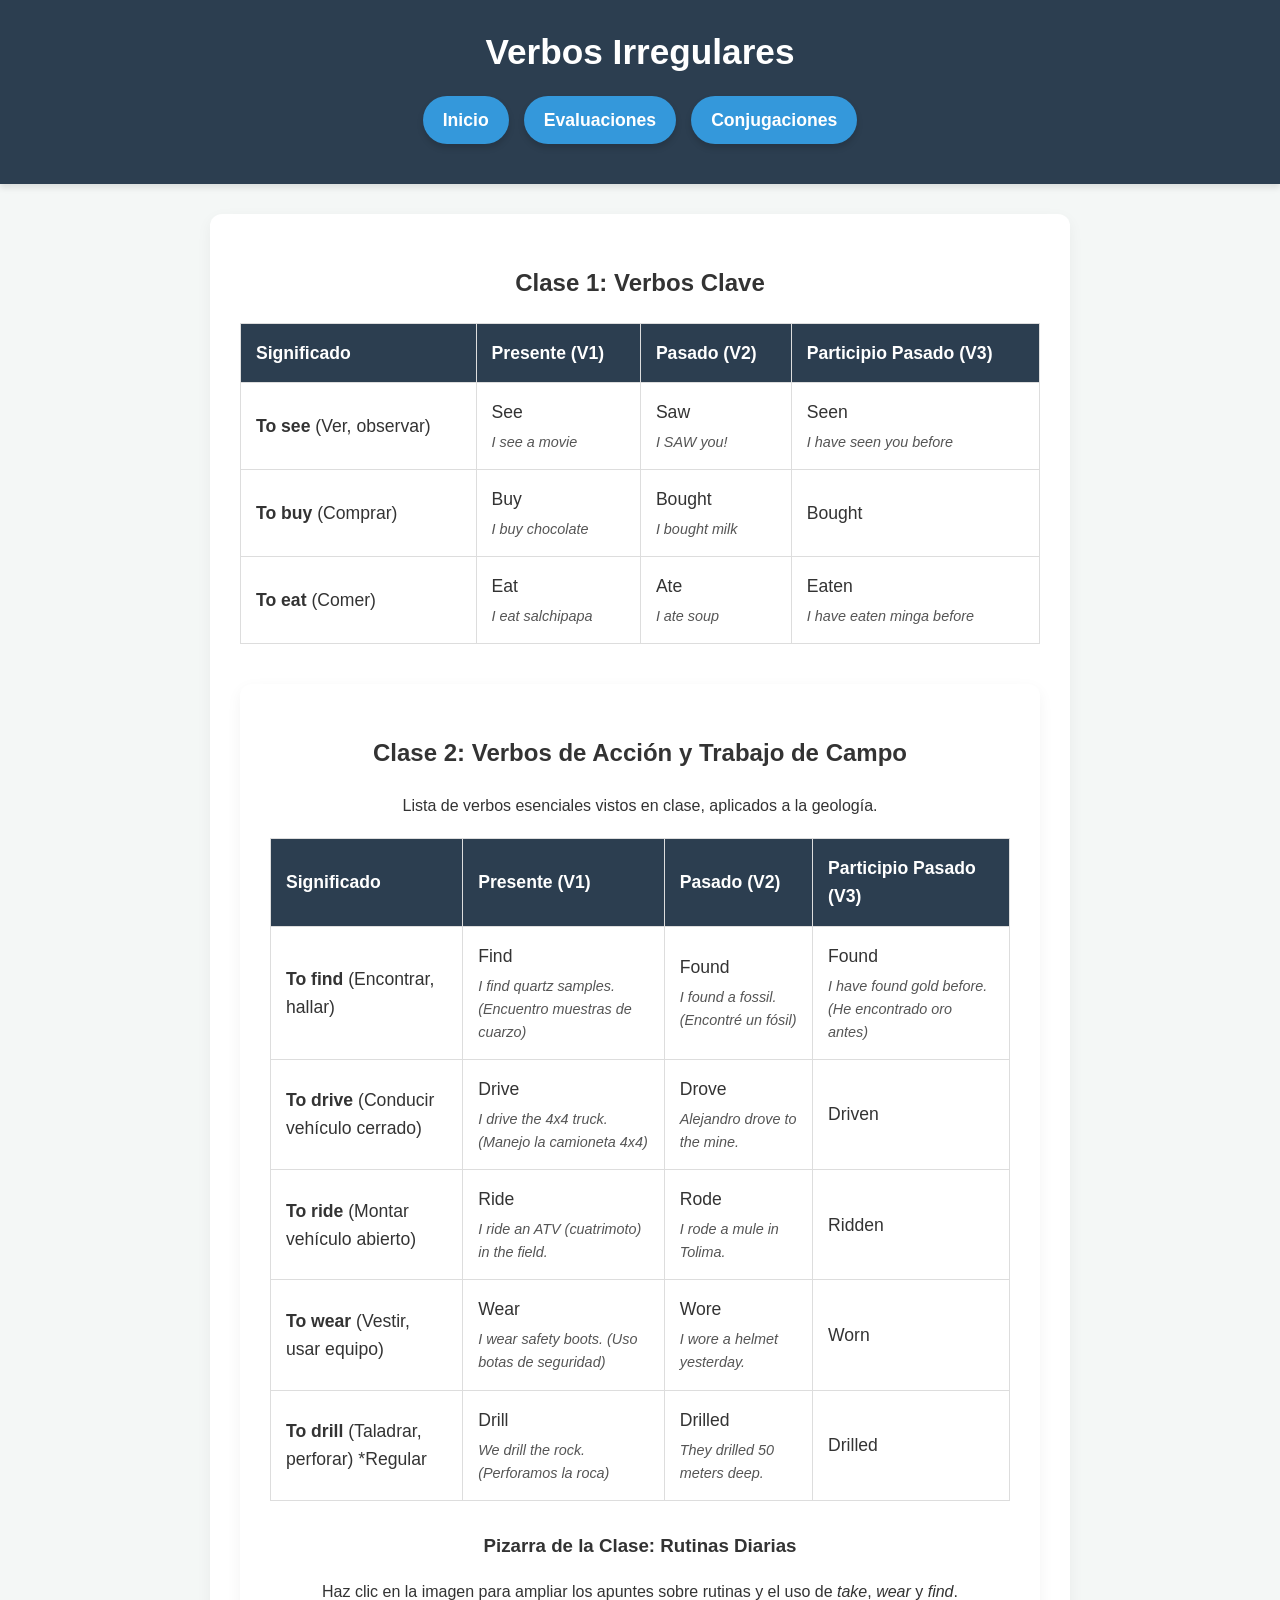
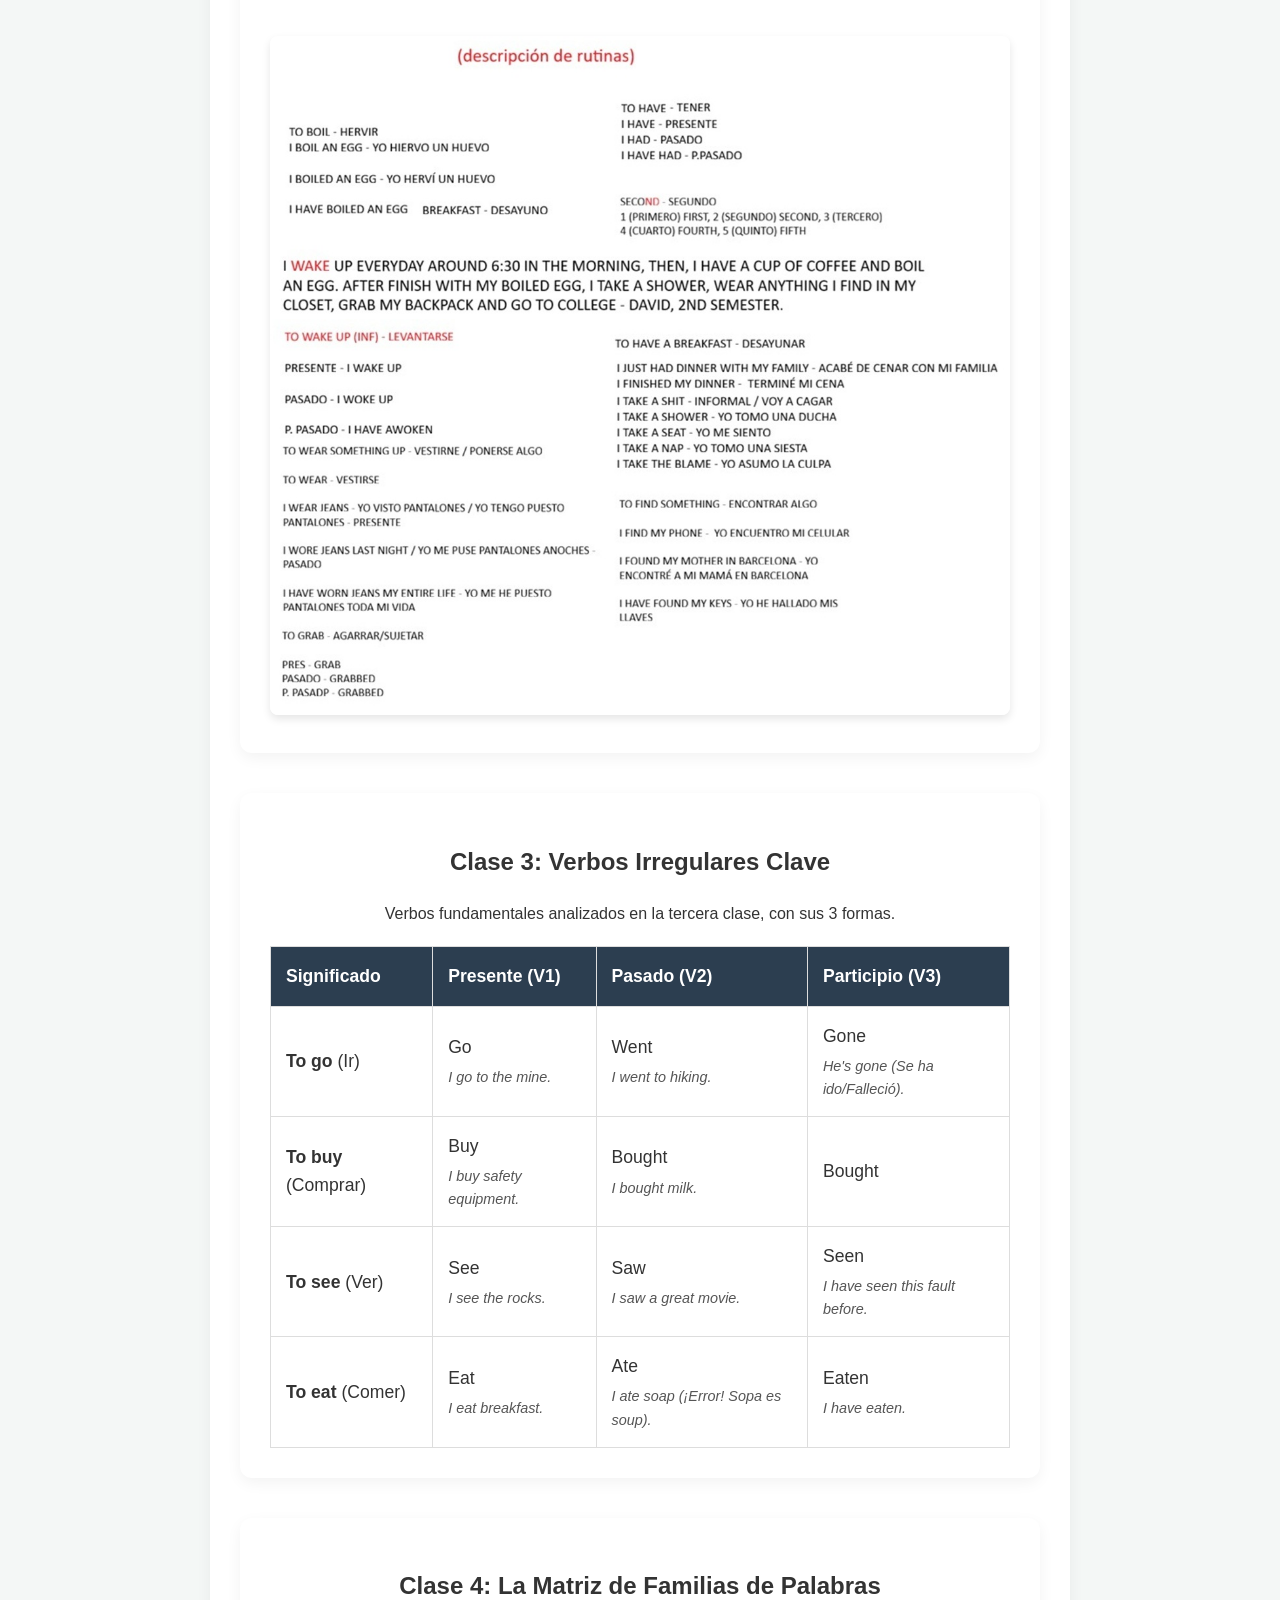
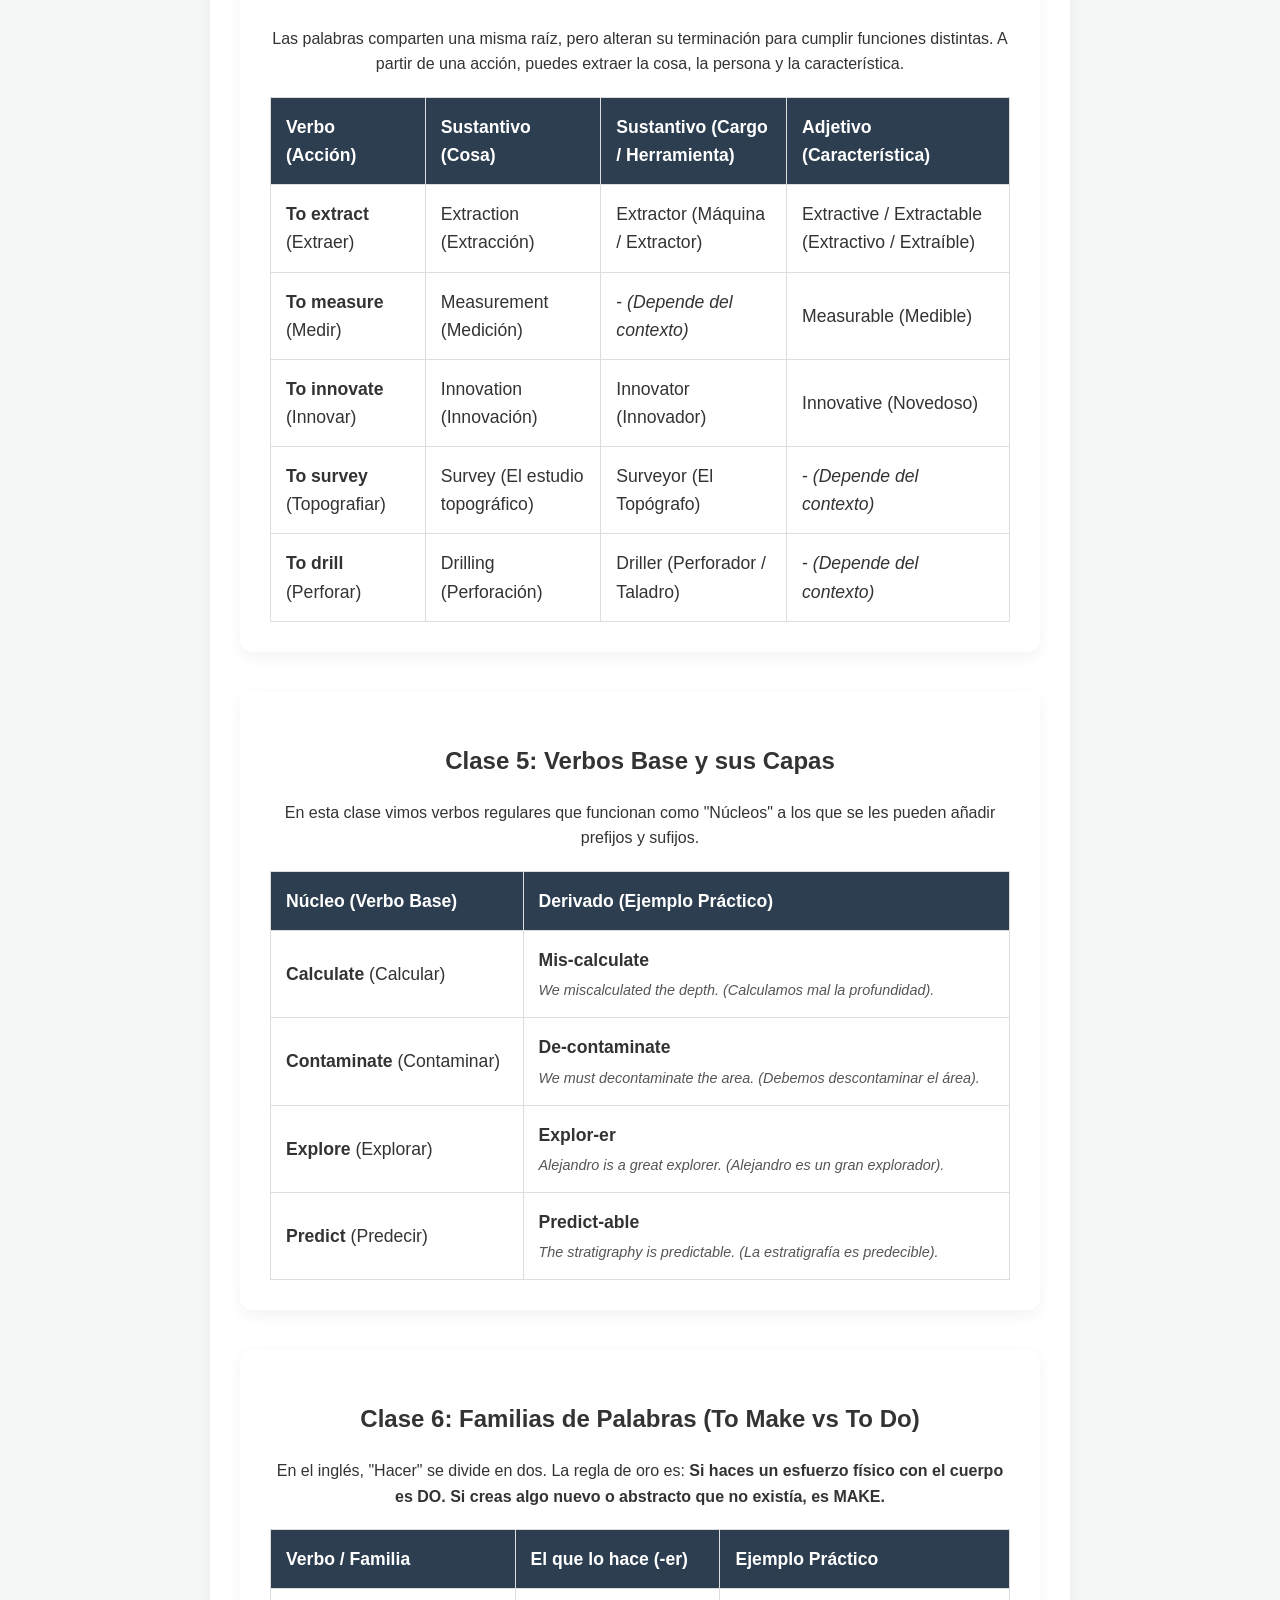
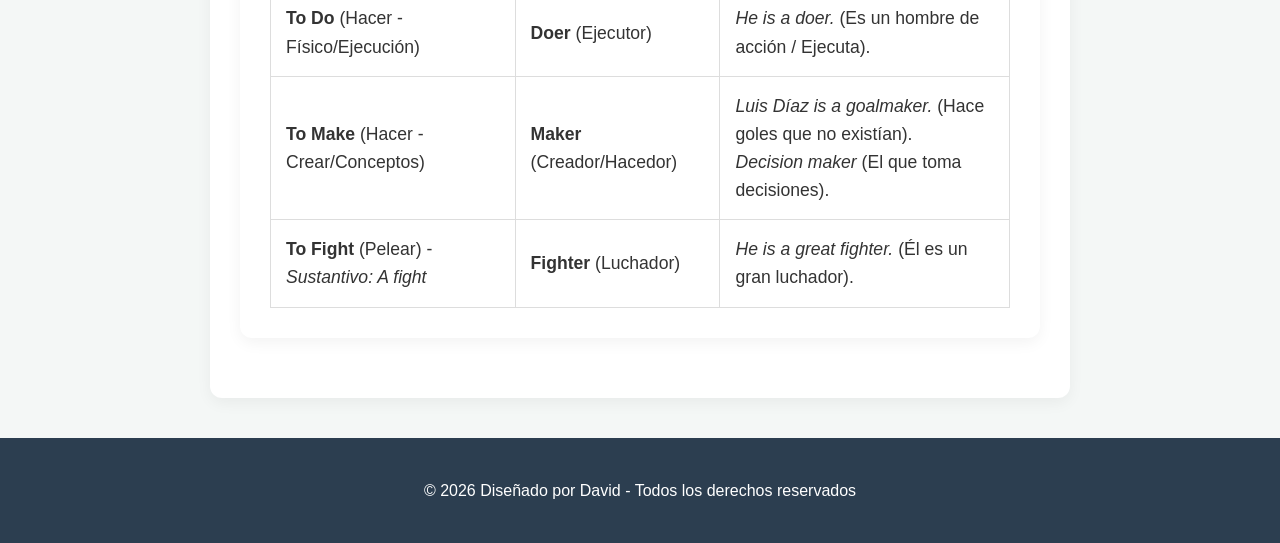
<file: pages/verbos-irregulares.html>
<!DOCTYPE html>
<html lang="es">
<head>
    <meta charset="UTF-8">
    <meta name="viewport" content="width=device-width, initial-scale=1.0">
    <title>Verbos Irregulares</title>
    <link rel="stylesheet" href="../css/Styles.css">
    <style>
        .verbs-table { width: 100%; border-collapse: collapse; margin-top: 20px; font-size: 1.1rem; }
        .verbs-table th, .verbs-table td { border: 1px solid #ddd; padding: 15px; text-align: left; }
        /* Cambié el color del encabezado para que combine con el azul oscuro de tu nuevo tema */
        .verbs-table th { background-color: #2c3e50; color: white; }
        .example-text { font-size: 0.9rem; color: #555; font-style: italic; display: block; margin-top: 5px; }
    </style>
</head>
<body>
    <header>
        <h1>Verbos Irregulares</h1>
        <nav>
            <ul>
                <li><a href="../index.html" class="nav-btn">Inicio</a></li>
                <li><a href="evaluaciones.html" class="nav-btn">Evaluaciones</a></li>
                <li><a href="conjugaciones.html" class="nav-btn">Conjugaciones</a></li>
            </ul>
        </nav>
    </header>

    <main>
        <section class="intro-section">
            <h2>Clase 1: Verbos Clave</h2>
            <table class="verbs-table">
                <thead>
                    <tr>
                        <th>Significado</th>
                        <th>Presente (V1)</th>
                        <th>Pasado (V2)</th>
                        <th>Participio Pasado (V3)</th>
                    </tr>
                </thead>
                <tbody>
                    <tr>
                        <td><strong>To see</strong> (Ver, observar)</td>
                        <td>See<span class="example-text">I see a movie</span></td>
                        <td>Saw<span class="example-text">I SAW you!</span></td>
                        <td>Seen<span class="example-text">I have seen you before</span></td>
                    </tr>
                    <tr>
                        <td><strong>To buy</strong> (Comprar)</td>
                        <td>Buy<span class="example-text">I buy chocolate</span></td>
                        <td>Bought<span class="example-text">I bought milk</span></td>
                        <td>Bought</td>
                    </tr>
                    <tr>
                        <td><strong>To eat</strong> (Comer)</td>
                        <td>Eat<span class="example-text">I eat salchipapa</span></td>
                        <td>Ate<span class="example-text">I ate soup</span></td>
                        <td>Eaten<span class="example-text">I have eaten minga before</span></td>
                    </tr>
                </tbody>
            </table>
            <section class="intro-section" style="margin-top: 40px;">
            <h2>Clase 2: Verbos de Acción y Trabajo de Campo</h2>
            <p>Lista de verbos esenciales vistos en clase, aplicados a la geología.</p>
            <table class="verbs-table">
                <thead>
                    <tr>
                        <th>Significado</th>
                        <th>Presente (V1)</th>
                        <th>Pasado (V2)</th>
                        <th>Participio Pasado (V3)</th>
                    </tr>
                </thead>
                <tbody>
                    <tr>
                        <td><strong>To find</strong> (Encontrar, hallar)</td>
                        <td>Find<span class="example-text">I find quartz samples. (Encuentro muestras de cuarzo)</span></td>
                        <td>Found<span class="example-text">I found a fossil. (Encontré un fósil)</span></td>
                        <td>Found<span class="example-text">I have found gold before. (He encontrado oro antes)</span></td>
                    </tr>
                    <tr>
                        <td><strong>To drive</strong> (Conducir vehículo cerrado)</td>
                        <td>Drive<span class="example-text">I drive the 4x4 truck. (Manejo la camioneta 4x4)</span></td>
                        <td>Drove<span class="example-text">Alejandro drove to the mine.</span></td>
                        <td>Driven</td>
                    </tr>
                    <tr>
                        <td><strong>To ride</strong> (Montar vehículo abierto)</td>
                        <td>Ride<span class="example-text">I ride an ATV (cuatrimoto) in the field.</span></td>
                        <td>Rode<span class="example-text">I rode a mule in Tolima.</span></td>
                        <td>Ridden</td>
                    </tr>
                    <tr>
                        <td><strong>To wear</strong> (Vestir, usar equipo)</td>
                        <td>Wear<span class="example-text">I wear safety boots. (Uso botas de seguridad)</span></td>
                        <td>Wore<span class="example-text">I wore a helmet yesterday.</span></td>
                        <td>Worn</td>
                    </tr>
                    <tr>
                        <td><strong>To drill</strong> (Taladrar, perforar) *Regular</td>
                        <td>Drill<span class="example-text">We drill the rock. (Perforamos la roca)</span></td>
                        <td>Drilled<span class="example-text">They drilled 50 meters deep.</span></td>
                        <td>Drilled</td>
                    </tr>
                </tbody>
            </table>

           
            <div style="text-align: center; margin-top: 30px;">
                <h3>Pizarra de la Clase: Rutinas Diarias</h3>
                <p>Haz clic en la imagen para ampliar los apuntes sobre rutinas y el uso de <em>take</em>, <em>wear</em> y <em>find</em>.</p>
                <img src="../images/clase_2_desc_rutinas.jpg" alt="Pizarra de Rutinas Diarias" class="gallery-img" style="max-width: 100%; border-radius: 8px; box-shadow: 0 4px 8px rgba(0,0,0,0.1); margin-top: 15px;">
            </div>


        </section>

        <section class="intro-section" style="margin-top: 40px;">
            <h2>Clase 3: Verbos Irregulares Clave</h2>
            <p>Verbos fundamentales analizados en la tercera clase, con sus 3 formas.</p>
            <table class="verbs-table">
                <thead>
                    <tr>
                        <th>Significado</th>
                        <th>Presente (V1)</th>
                        <th>Pasado (V2)</th>
                        <th>Participio (V3)</th>
                    </tr>
                </thead>
                <tbody>
                    <tr>
                        <td><strong>To go</strong> (Ir)</td>
                        <td>Go<span class="example-text">I go to the mine.</span></td>
                        <td>Went<span class="example-text">I went to hiking.</span></td>
                        <td>Gone<span class="example-text">He's gone (Se ha ido/Falleció).</span></td>
                    </tr>
                    <tr>
                        <td><strong>To buy</strong> (Comprar)</td>
                        <td>Buy<span class="example-text">I buy safety equipment.</span></td>
                        <td>Bought<span class="example-text">I bought milk.</span></td>
                        <td>Bought</td>
                    </tr>
                    <tr>
                        <td><strong>To see</strong> (Ver)</td>
                        <td>See<span class="example-text">I see the rocks.</span></td>
                        <td>Saw<span class="example-text">I saw a great movie.</span></td>
                        <td>Seen<span class="example-text">I have seen this fault before.</span></td>
                    </tr>
                    <tr>
                        <td><strong>To eat</strong> (Comer)</td>
                        <td>Eat<span class="example-text">I eat breakfast.</span></td>
                        <td>Ate<span class="example-text">I ate soap (¡Error! Sopa es soup).</span></td>
                        <td>Eaten<span class="example-text">I have eaten.</span></td>
                    </tr>
                </tbody>
            </table>
        </section>

        <section class="intro-section" style="margin-top: 40px;">
            <h2>Clase 4: La Matriz de Familias de Palabras</h2>
            <p>Las palabras comparten una misma raíz, pero alteran su terminación para cumplir funciones distintas. A partir de una acción, puedes extraer la cosa, la persona y la característica.</p>
            <table class="verbs-table">
                <thead>
                    <tr>
                        <th>Verbo (Acción)</th>
                        <th>Sustantivo (Cosa)</th>
                        <th>Sustantivo (Cargo / Herramienta)</th>
                        <th>Adjetivo (Característica)</th>
                    </tr>
                </thead>
                <tbody>
                    <tr>
                        <td><strong>To extract</strong> (Extraer)</td>
                        <td>Extraction (Extracción)</td>
                        <td>Extractor (Máquina / Extractor)</td>
                        <td>Extractive / Extractable (Extractivo / Extraíble)</td>
                    </tr>
                    <tr>
                        <td><strong>To measure</strong> (Medir)</td>
                        <td>Measurement (Medición)</td>
                        <td>- <em>(Depende del contexto)</em></td>
                        <td>Measurable (Medible)</td>
                    </tr>
                    <tr>
                        <td><strong>To innovate</strong> (Innovar)</td>
                        <td>Innovation (Innovación)</td>
                        <td>Innovator (Innovador)</td>
                        <td>Innovative (Novedoso)</td>
                    </tr>
                    <tr>
                        <td><strong>To survey</strong> (Topografiar)</td>
                        <td>Survey (El estudio topográfico)</td>
                        <td>Surveyor (El Topógrafo)</td>
                        <td>- <em>(Depende del contexto)</em></td>
                    </tr>
                    <tr>
                        <td><strong>To drill</strong> (Perforar)</td>
                        <td>Drilling (Perforación)</td>
                        <td>Driller (Perforador / Taladro)</td>
                        <td>- <em>(Depende del contexto)</em></td>
                    </tr>
                </tbody>
            </table>
        </section>


        <section class="intro-section" style="margin-top: 40px;">
            <h2>Clase 5: Verbos Base y sus Capas</h2>
            <p>En esta clase vimos verbos regulares que funcionan como "Núcleos" a los que se les pueden añadir prefijos y sufijos.</p>
            <table class="verbs-table">
                <thead>
                    <tr>
                        <th>Núcleo (Verbo Base)</th>
                        <th>Derivado (Ejemplo Práctico)</th>
                    </tr>
                </thead>
                <tbody>
                    <tr>
                        <td><strong>Calculate</strong> (Calcular)</td>
                        <td><strong>Mis-calculate</strong><span class="example-text">We miscalculated the depth. (Calculamos mal la profundidad).</span></td>
                    </tr>
                    <tr>
                        <td><strong>Contaminate</strong> (Contaminar)</td>
                        <td><strong>De-contaminate</strong><span class="example-text">We must decontaminate the area. (Debemos descontaminar el área).</span></td>
                    </tr>
                    <tr>
                        <td><strong>Explore</strong> (Explorar)</td>
                        <td><strong>Explor-er</strong><span class="example-text">Alejandro is a great explorer. (Alejandro es un gran explorador).</span></td>
                    </tr>
                    <tr>
                        <td><strong>Predict</strong> (Predecir)</td>
                        <td><strong>Predict-able</strong><span class="example-text">The stratigraphy is predictable. (La estratigrafía es predecible).</span></td>
                    </tr>
                </tbody>
            </table>
        </section>

        <section class="intro-section" style="margin-top: 40px;">
            <h2>Clase 6: Familias de Palabras (To Make vs To Do)</h2>
            <p>En el inglés, "Hacer" se divide en dos. La regla de oro es: <strong>Si haces un esfuerzo físico con el cuerpo es DO. Si creas algo nuevo o abstracto que no existía, es MAKE.</strong></p>
            
            <table class="verbs-table">
                <thead>
                    <tr>
                        <th>Verbo / Familia</th>
                        <th>El que lo hace (-er)</th>
                        <th>Ejemplo Práctico</th>
                    </tr>
                </thead>
                <tbody>
                    <tr>
                        <td><strong>To Do</strong> (Hacer - Físico/Ejecución)</td>
                        <td><strong>Doer</strong> (Ejecutor)</td>
                        <td><em>He is a doer.</em> (Es un hombre de acción / Ejecuta).</td>
                    </tr>
                    <tr>
                        <td><strong>To Make</strong> (Hacer - Crear/Conceptos)</td>
                        <td><strong>Maker</strong> (Creador/Hacedor)</td>
                        <td><em>Luis Díaz is a goalmaker.</em> (Hace goles que no existían).<br><em>Decision maker</em> (El que toma decisiones).</td>
                    </tr>
                    <tr>
                        <td><strong>To Fight</strong> (Pelear) - <em>Sustantivo: A fight</em></td>
                        <td><strong>Fighter</strong> (Luchador)</td>
                        <td><em>He is a great fighter.</em> (Él es un gran luchador).</td>
                    </tr>
                </tbody>
            </table>
        </section>




        </section>


    </main>

     <div id="image-modal" class="modal">
        <span class="close-modal" aria-label="Cerrar">&times;</span>
        <button class="modal-nav-btn prev-btn" aria-label="Anterior">&#10094;</button>
        <div class="modal-content-wrapper">
            <img class="modal-content-img" id="expanded-img">
            <div id="caption"></div>
        </div>
        <button class="modal-nav-btn next-btn" aria-label="Siguiente">&#10095;</button>
    </div>

    <footer>
        <p>&copy; 2026 Diseñado por David - Todos los derechos reservados</p>
    </footer>

    <script src="../js/Interactivity.js"></script>
</body>
</html>
</file>
<file: css/Styles.css>
/* General Styles */
body {
    font-family: 'Segoe UI', Tahoma, Geneva, Verdana, sans-serif;
    line-height: 1.6;
    margin: 0;
    padding: 0;
    background-color: #f4f7f6;
    color: #333;
}

header {
    background: #2c3e50;
    color: white;
    padding: 1.5rem;
    text-align: center;
    box-shadow: 0 4px 6px rgba(0,0,0,0.1);
}

header h1 {
    margin: 0 0 15px 0;
    font-size: 2.2rem;
}

nav ul {
    list-style: none;
    padding: 0;
    display: flex;
    justify-content: center;
    flex-wrap: wrap;
    gap: 15px;
}

/* Botones de Navegación (nav-btn) */
.nav-btn {
    display: inline-block;
    background-color: #3498db;
    color: white;
    text-decoration: none;
    padding: 10px 20px;
    border-radius: 25px;
    font-weight: bold;
    font-size: 1.1rem;
    transition: all 0.3s ease;
    box-shadow: 0 4px 6px rgba(0,0,0,0.15);
}

.nav-btn:hover {
    background-color: #2980b9;
    transform: translateY(-3px);
    box-shadow: 0 6px 12px rgba(0,0,0,0.25);
}

/* Secciones generales */
.intro-section {
    padding: 30px;
    max-width: 800px;
    margin: 30px auto;
    background: white;
    border-radius: 12px;
    box-shadow: 0 5px 15px rgba(0, 0, 0, 0.05);
    text-align: center;
}

/* Contenedores de tarjetas */
.services-container, .clinics-container {
    display: flex;
    flex-wrap: wrap;
    justify-content: center;
    gap: 25px;
    padding: 20px;
    max-width: 1100px;
    margin: auto;
}

/* Tarjetas (Cards) */
.service, .clinic {
    background: white;
    padding: 20px;
    border-radius: 12px;
    box-shadow: 0 5px 15px rgba(0, 0, 0, 0.08);
    width: 320px;
    display: flex;
    flex-direction: column;
    align-items: center;
    justify-content: space-between;
    text-align: center;
}

/* Botones de Acción dentro de las tarjetas */
.action-btn {
    display: inline-block;
    background-color: #2ecc71;
    color: white;
    text-decoration: none;
    padding: 10px 20px;
    border-radius: 8px;
    font-weight: bold;
    margin-top: 15px;
    transition: all 0.3s ease;
}

.action-btn:hover {
    background-color: #27ae60;
    transform: translateY(-2px);
}

/* Imágenes de evaluaciones con dimensiones FIJAS */
.clinic img, .service img {
    width: 100%;
    height: 200px; /* Dimensión fija de altura */
    object-fit: cover; /* Recorta la imagen para que encaje sin deformarse */
    object-position: top;
    border-radius: 8px;
    border: 2px solid #ecf0f1;
    transition: all 0.4s ease; /* Transición suave para el JS */
}

/* Footer */
footer {
    text-align: center;
    background: #2c3e50;
    color: white;
    padding: 1.5rem;
    margin-top: 40px;
}

/* ==================================================
   SISTEMA DE PESTAÑAS (TABS)
================================================== */
.class-selector {
    text-align: center;
    margin: 30px auto 10px auto;
}

.tab-btn {
    background-color: #ecf0f1;
    color: #333;
    border: none;
    padding: 12px 24px;
    margin: 5px;
    border-radius: 8px;
    font-size: 1.1rem;
    font-weight: bold;
    cursor: pointer;
    transition: all 0.3s ease;
}

.tab-btn:hover {
    background-color: #bdc3c7;
}

.tab-btn.active {
    background-color: #2c3e50;
    color: white;
    box-shadow: 0 4px 8px rgba(0,0,0,0.2);
}

.class-content {
    display: none; /* Oculta todas las clases por defecto */
    animation: fadeIn 0.4s ease-in-out;
}

.class-content.active {
    display: block; /* Solo muestra la activa */
}

@keyframes fadeIn {
    from { opacity: 0; transform: translateY(10px); }
    to { opacity: 1; transform: translateY(0); }
}

/* ==================================================
   MODAL DE GALERÍA DE IMÁGENES (LIGHTBOX)
================================================== */
.gallery-img {
    cursor: zoom-in; /* Cambia el cursor para indicar que es clickeable */
}

.modal {
    display: none; /* Oculto por defecto */
    position: fixed;
    z-index: 2000;
    left: 0;
    top: 0;
    width: 100%;
    height: 100%;
    background-color: rgba(15, 20, 25, 0.95); /* Fondo oscuro translúcido */
    overflow: hidden;
}

.modal-content-wrapper {
    position: relative;
    width: 80%;
    height: 100%;
    margin: 0 auto;
    display: flex;
    flex-direction: column;
    justify-content: center;
    align-items: center;
}

.modal-content-img {
    max-width: 100%;
    max-height: 85vh; /* Se adapta a la pantalla */
    object-fit: contain;
    border-radius: 8px;
    box-shadow: 0 10px 25px rgba(0,0,0,0.5);
    animation: zoomIn 0.3s ease;
}

#caption {
    margin-top: 15px;
    color: #ccc;
    font-size: 1.2rem;
    text-align: center;
}

@keyframes zoomIn {
    from { transform: scale(0.9); opacity: 0; }
    to { transform: scale(1); opacity: 1; }
}

/* Botones de control del Modal */
.close-modal {
    position: absolute;
    top: 20px;
    right: 40px;
    color: #f1f1f1;
    font-size: 50px;
    font-weight: bold;
    cursor: pointer;
    z-index: 2001;
    transition: color 0.3s ease;
}

.close-modal:hover {
    color: #e74c3c;
}

.modal-nav-btn {
    position: absolute;
    top: 50%;
    transform: translateY(-50%);
    background: rgba(255, 255, 255, 0.1);
    color: white;
    border: none;
    font-size: 40px;
    padding: 20px;
    cursor: pointer;
    border-radius: 5px;
    transition: background 0.3s ease;
    z-index: 2001;
}

.modal-nav-btn:hover {
    background: rgba(255, 255, 255, 0.3);
}

.prev-btn { left: 20px; }
.next-btn { right: 20px; }
</file>
